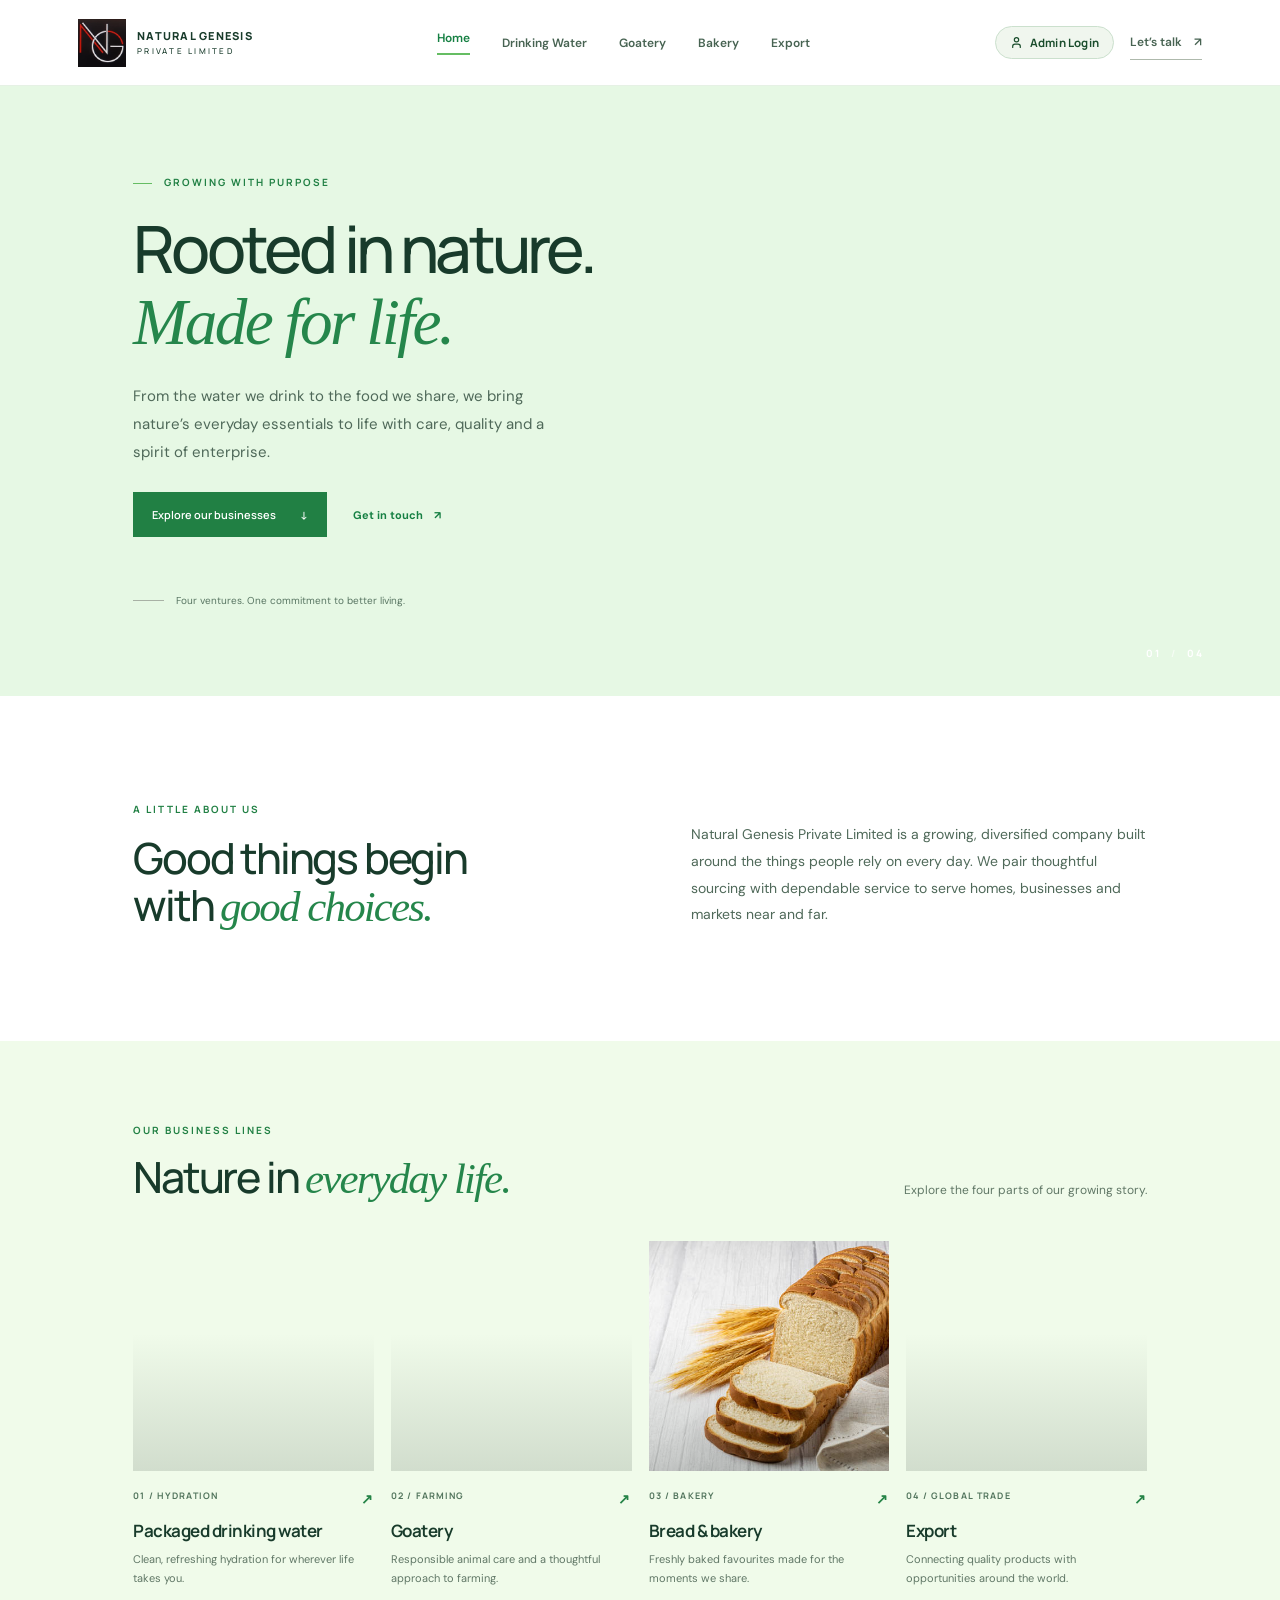
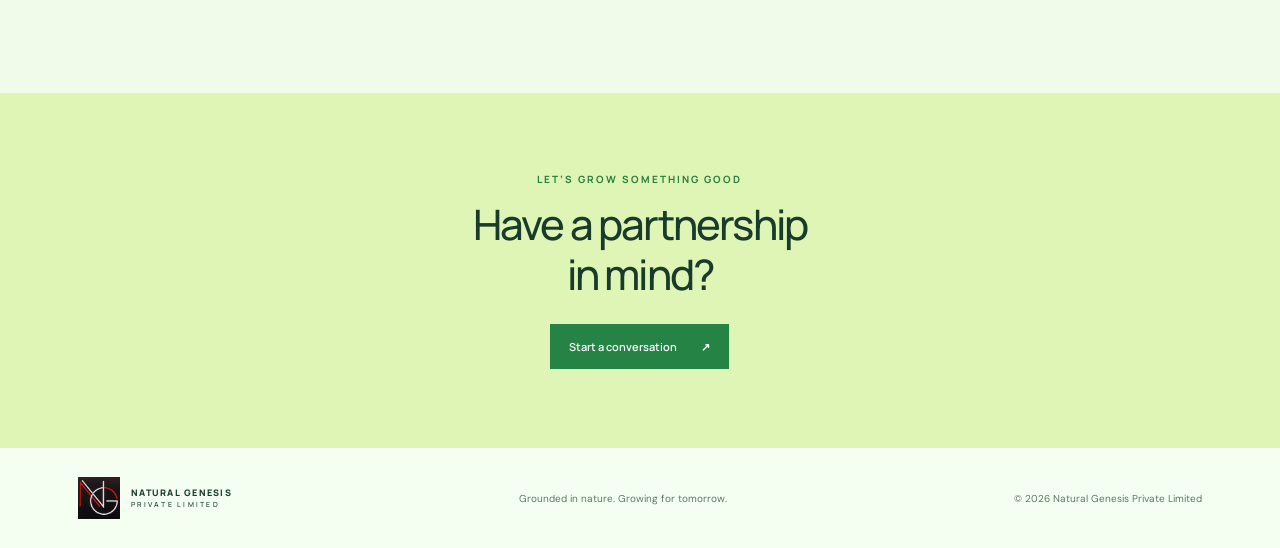
<file: index.html>
<!doctype html>
<html lang="en">
<head>
  <meta charset="utf-8"><meta name="viewport" content="width=device-width, initial-scale=1">
  <meta name="description" content="Natural Genesis Private Limited — pure water, responsible goat farming, fresh bakery and global trade.">
  <title>Natural Genesis Private Limited | Rooted in Nature</title>
  <link rel="preconnect" href="https://fonts.googleapis.com"><link rel="preconnect" href="https://fonts.gstatic.com" crossorigin>
  <link href="https://fonts.googleapis.com/css2?family=DM+Sans:wght@400;500;600;700&family=Manrope:wght@400;500;600;700;800&display=swap" rel="stylesheet"><link rel="stylesheet" href="styles.css">
</head>
<body>
<header class="site-header"><a class="brand" href="index.html" aria-label="Natural Genesis home"><img class="brand-logo" src="natural-genesis-logo.jpeg" alt="Natural Genesis logo"><span class="brand-name">NATURAL GENESIS<small>PRIVATE LIMITED</small></span></a><button class="menu-toggle" aria-label="Open navigation" aria-expanded="false">☰</button><nav class="main-nav"><a class="active" href="index.html">Home</a><a href="water.html">Drinking Water</a><a href="goatery.html">Goatery</a><a href="bakery.html">Bakery</a><a href="export.html">Export</a><a href="admin.html" class="nav-admin-link">Admin Portal</a></nav><div class="header-actions"><button type="button" class="header-admin-btn" id="openAdminModalBtn" aria-label="Admin Login"><svg width="13" height="13" viewBox="0 0 24 24" fill="none" stroke="currentColor" stroke-width="2.2" stroke-linecap="round" stroke-linejoin="round"><path d="M19 21v-2a4 4 0 0 0-4-4H9a4 4 0 0 0-4 4v2"></path><circle cx="12" cy="7" r="4"></circle></svg><span>Admin Login</span></button><a class="header-cta" href="mailto:hello@naturalgenesis.in">Let’s talk <span>↗</span></a></div></header>
<main>
<section class="hero home-hero"><div class="hero-photo photo-nature"></div><div class="hero-content"><p class="eyebrow"><span></span> GROWING WITH PURPOSE</p><h1>Rooted in nature.<br><em>Made for life.</em></h1><p class="hero-copy">From the water we drink to the food we share, we bring nature’s everyday essentials to life with care, quality and a spirit of enterprise.</p><div class="hero-actions"><a class="button button-dark" href="#businesses">Explore our businesses <span>↓</span></a><a class="text-link" href="mailto:hello@naturalgenesis.in">Get in touch <span>↗</span></a></div><div class="hero-note"><span class="note-line"></span><span>Four ventures. One commitment to better living.</span></div></div><div class="hero-index">01 <span>/</span> 04</div></section>
<section class="intro section-wrap"><div><p class="eyebrow">A LITTLE ABOUT US</p><h2>Good things begin<br>with <em>good choices.</em></h2></div><p class="intro-copy">Natural Genesis Private Limited is a growing, diversified company built around the things people rely on every day. We pair thoughtful sourcing with dependable service to serve homes, businesses and markets near and far.</p></section>
<section class="business-section section-wrap" id="businesses"><div class="section-heading"><div><p class="eyebrow">OUR BUSINESS LINES</p><h2>Nature in <em>everyday life.</em></h2></div><p>Explore the four parts of our growing story.</p></div><div class="business-grid">
<a class="business-card water-card" href="water.html"><div class="card-image image-water"></div><div class="card-meta"><span>01 / HYDRATION</span><span>↗</span></div><h3>Packaged drinking water</h3><p>Clean, refreshing hydration for wherever life takes you.</p></a>
<a class="business-card goat-card" href="goatery.html"><div class="card-image image-goat"></div><div class="card-meta"><span>02 / FARMING</span><span>↗</span></div><h3>Goatery</h3><p>Responsible animal care and a thoughtful approach to farming.</p></a>
<a class="business-card bakery-card" href="bakery.html"><div class="card-image image-bread"></div><div class="card-meta"><span>03 / BAKERY</span><span>↗</span></div><h3>Bread &amp; bakery</h3><p>Freshly baked favourites made for the moments we share.</p></a>
<a class="business-card export-card" href="export.html"><div class="card-image image-export"></div><div class="card-meta"><span>04 / GLOBAL TRADE</span><span>↗</span></div><h3>Export</h3><p>Connecting quality products with opportunities around the world.</p></a>
</div></section>
<section class="closing-banner"><div class="closing-inner"><p class="eyebrow">LET’S GROW SOMETHING GOOD</p><h2>Have a partnership<br>in mind?</h2><a class="button button-light" href="mailto:hello@naturalgenesis.in">Start a conversation <span>↗</span></a></div></section>
</main><footer class="site-footer"><a class="brand brand-footer" href="index.html"><img class="brand-logo" src="natural-genesis-logo.jpeg" alt="Natural Genesis logo"><span class="brand-name">NATURAL GENESIS<small>PRIVATE LIMITED</small></span></a><p>Grounded in nature. Growing for tomorrow.</p><span>© 2026 Natural Genesis Private Limited</span></footer>

<!-- Admin Login Modal -->
<div class="auth-modal-overlay" id="authModalOverlay" aria-hidden="true" role="dialog" aria-modal="true" aria-labelledby="authModalTitle">
  <div class="auth-modal-card">
    <button type="button" class="auth-modal-close" id="closeAuthModalBtn" aria-label="Close dialog">&times;</button>
    <div class="auth-modal-header">
      <div class="auth-brand-badge">
        <img src="natural-genesis-logo.jpeg" alt="Natural Genesis Logo" class="auth-logo-img">
      </div>
      <h2 id="authModalTitle">Admin Portal</h2>
      <p>Authorized access for Natural Genesis management</p>
    </div>
    
    <div id="authAlert" class="auth-alert" style="display:none;" role="alert"></div>

    <form id="adminLoginForm" class="auth-form" novalidate>
      <div class="form-group">
        <label for="adminEmail">Username / Email</label>
        <div class="input-wrap">
          <svg class="input-icon" width="16" height="16" viewBox="0 0 24 24" fill="none" stroke="currentColor" stroke-width="2" stroke-linecap="round" stroke-linejoin="round"><path d="M4 4h16c1.1 0 2 .9 2 2v12c0 1.1-.9 2-2 2H4c-1.1 0-2-.9-2-2V6c0-1.1.9-2 2-2z"></path><polyline points="22,6 12,13 2,6"></polyline></svg>
          <input type="email" id="adminEmail" name="email" value="subhadipsarkars@gmail.com" required autocomplete="username">
        </div>
      </div>

      <div class="form-group">
        <label for="adminPassword">Password</label>
        <div class="input-wrap">
          <svg class="input-icon" width="16" height="16" viewBox="0 0 24 24" fill="none" stroke="currentColor" stroke-width="2" stroke-linecap="round" stroke-linejoin="round"><rect x="3" y="11" width="18" height="11" rx="2" ry="2"></rect><path d="M7 11V7a5 5 0 0 1 10 0v4"></path></svg>
          <input type="password" id="adminPassword" name="password" placeholder="Enter password" required autocomplete="current-password">
          <button type="button" class="pwd-toggle-btn" id="togglePwdBtn" aria-label="Show password">
            <svg width="16" height="16" viewBox="0 0 24 24" fill="none" stroke="currentColor" stroke-width="2"><path d="M1 12s4-8 11-8 11 8 11 8-4 8-11 8-11-8-11-8z"></path><circle cx="12" cy="12" r="3"></circle></svg>
          </button>
        </div>
      </div>

      <div class="form-aux">
        <label class="remember-label">
          <input type="checkbox" id="rememberAdmin" checked>
          <span>Keep me signed in</span>
        </label>
        <span class="auth-hint">Natural Genesis Internal</span>
      </div>

      <button type="submit" class="auth-submit-btn" id="adminSubmitBtn">
        <span>Sign In to Dashboard</span>
        <svg width="15" height="15" viewBox="0 0 24 24" fill="none" stroke="currentColor" stroke-width="2.5"><polyline points="9 18 15 12 9 6"></polyline></svg>
      </button>

      <div class="auth-cred-tip">
        <span>🔒</span>
        <span>Credentials: <strong>subhadipsarkars@gmail.com</strong> / <strong>Aviraj2023@</strong></span>
      </div>
    </form>
  </div>
</div>
<script src="script.js"></script>
</body></html>
</file>
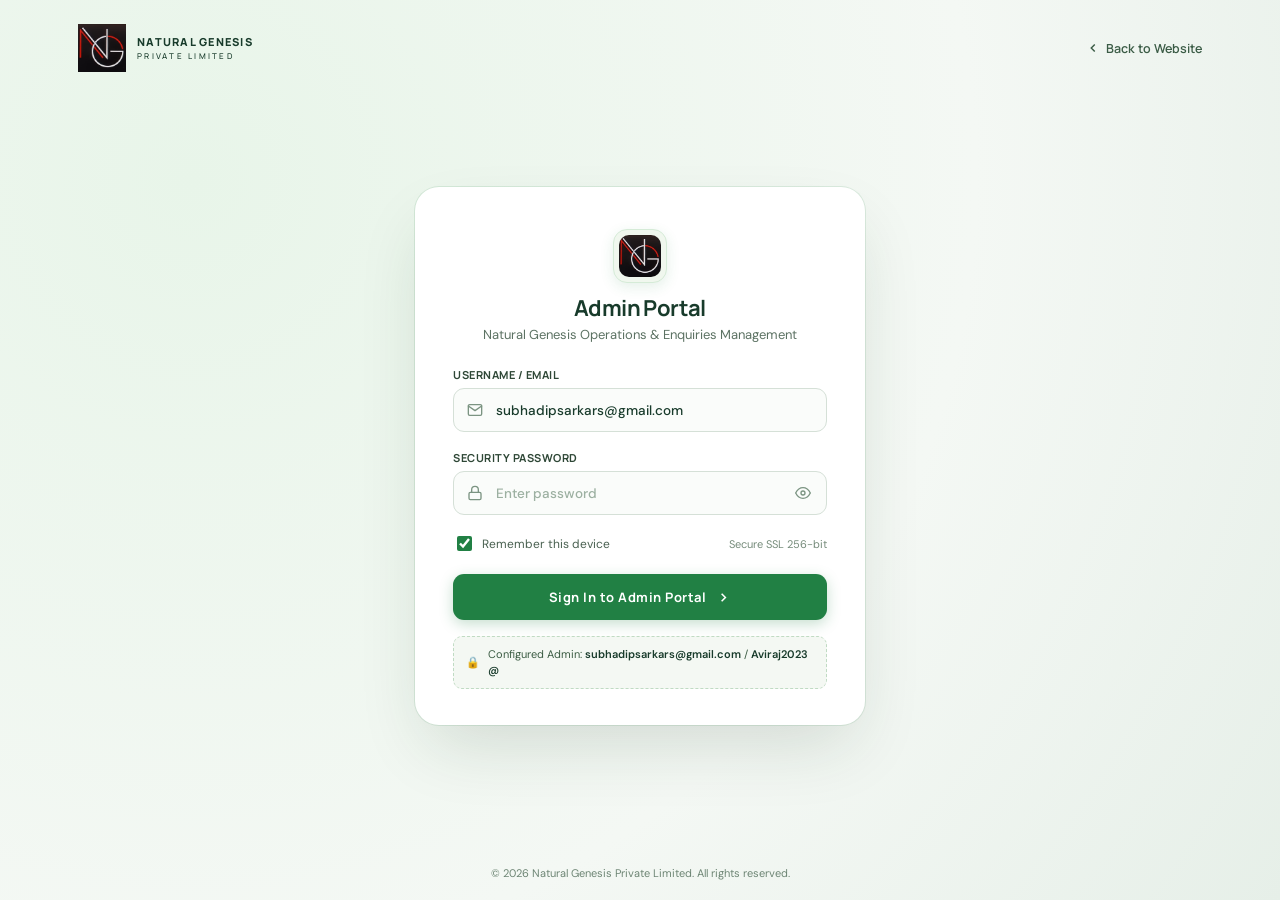
<file: admin.html>
<!doctype html>
<html lang="en">
<head>
  <meta charset="utf-8">
  <meta name="viewport" content="width=device-width, initial-scale=1">
  <meta name="description" content="Natural Genesis Private Limited — Executive Management Dashboard">
  <title>Executive Admin Dashboard | Natural Genesis</title>
  <link rel="preconnect" href="https://fonts.googleapis.com">
  <link rel="preconnect" href="https://fonts.gstatic.com" crossorigin>
  <link href="https://fonts.googleapis.com/css2?family=DM+Sans:wght@400;500;600;700&family=Manrope:wght@400;500;600;700;800&display=swap" rel="stylesheet">
  <link rel="stylesheet" href="styles.css">
  <link rel="stylesheet" href="admin.css">
  <script>
    // Authentication Guard
    (function() {
      const user = sessionStorage.getItem('ng_admin_user') || localStorage.getItem('ng_admin_user');
      if (!user) {
        window.location.replace('login.html');
      }
    })();
  </script>
</head>
<body class="admin-body">

  <!-- Admin Top Navigation Bar -->
  <header class="admin-navbar">
    <div class="admin-navbar-inner">
      <div class="admin-brand-group">
        <a class="brand" href="index.html" title="Natural Genesis Home">
          <img class="brand-logo" src="natural-genesis-logo.jpeg" alt="Natural Genesis logo">
          <span class="brand-name">NATURAL GENESIS<small>PRIVATE LIMITED</small></span>
        </a>
        <span class="admin-brand-badge">Admin Console</span>
      </div>

      <div class="admin-nav-actions">
        <a href="index.html" class="nav-link-btn" title="View live public site">
          <span>Public Website</span>
          <svg width="12" height="12" viewBox="0 0 24 24" fill="none" stroke="currentColor" stroke-width="2.5"><line x1="7" y1="17" x2="17" y2="7"></line><polyline points="7 7 17 7 17 17"></polyline></svg>
        </a>

        <div class="admin-user-pill" title="Authenticated Administrator">
          <div class="user-avatar" id="userAvatar">SS</div>
          <div class="user-info">
            <span class="user-email" id="displayAdminEmail">subhadipsarkars@gmail.com</span>
            <span class="user-role"><span class="online-dot"></span> Master Administrator</span>
          </div>
        </div>

        <button type="button" class="logout-btn" id="logoutBtn" title="Sign out of admin session">
          <svg width="14" height="14" viewBox="0 0 24 24" fill="none" stroke="currentColor" stroke-width="2"><path d="M9 21H5a2 2 0 0 1-2-2V5a2 2 0 0 1 2-2h4"></path><polyline points="16 17 21 12 16 7"></polyline><line x1="21" y1="12" x2="9" y2="12"></line></svg>
          <span>Sign Out</span>
        </button>
      </div>
    </div>
  </header>

  <!-- Main Container -->
  <main class="admin-container">
    
    <!-- Page Header & Action Bar -->
    <div class="dashboard-header">
      <div class="dashboard-title-group">
        <h1>Executive Operations Overview</h1>
        <p>Real-time enterprise metrics, production logs &amp; incoming commercial leads.</p>
      </div>
      <div class="dashboard-actions">
        <button type="button" class="action-btn action-btn-secondary" id="exportCsvBtn">
          <svg width="15" height="15" viewBox="0 0 24 24" fill="none" stroke="currentColor" stroke-width="2"><path d="M21 15v4a2 2 0 0 1-2 2H5a2 2 0 0 1-2-2v-4"></path><polyline points="7 10 12 15 17 10"></polyline><line x1="12" y1="15" x2="12" y2="3"></line></svg>
          <span>Export Enquiries CSV</span>
        </button>
        <button type="button" class="action-btn action-btn-primary" id="refreshDataBtn">
          <svg width="15" height="15" viewBox="0 0 24 24" fill="none" stroke="currentColor" stroke-width="2"><polyline points="23 4 23 10 17 10"></polyline><polyline points="1 20 1 14 7 14"></polyline><path d="M3.51 9a9 9 0 0 1 14.85-3.36L23 10M1 14l4.64 4.36A9 9 0 0 0 20.49 15"></path></svg>
          <span>Refresh Data</span>
        </button>
      </div>
    </div>

    <!-- KPI Metric Cards Grid -->
    <section class="kpi-grid">
      <div class="kpi-card kpi-water">
        <div class="kpi-header">
          <span class="kpi-label">Packaged Drinking Water</span>
          <div class="kpi-icon-wrap">
            <svg width="18" height="18" viewBox="0 0 24 24" fill="none" stroke="currentColor" stroke-width="2"><path d="M12 2.69l5.66 5.66a8 8 0 1 1-11.31 0z"></path></svg>
          </div>
        </div>
        <div class="kpi-value">18,500 L</div>
        <div class="kpi-subtext">
          <span class="badge-trend-up">+14.2%</span>
          <span>Daily volume · TDS 42 ppm</span>
        </div>
      </div>

      <div class="kpi-card kpi-goat">
        <div class="kpi-header">
          <span class="kpi-label">Goatery Division</span>
          <div class="kpi-icon-wrap">
            <svg width="18" height="18" viewBox="0 0 24 24" fill="none" stroke="currentColor" stroke-width="2"><path d="M11 20A7 7 0 0 1 9.8 6.1C15.5 5 17 4.48 19 2c1 2 2 4.18 2 8 0 5.5-4.78 10-10 10Z"></path><path d="M2 21c0-3 1.85-5.36 5.08-6C9.5 14.52 12 13 13 12"></path></svg>
          </div>
        </div>
        <div class="kpi-value">450 Head</div>
        <div class="kpi-subtext">
          <span class="badge-trend-up">100% OK</span>
          <span>Certified herd · 2 breeding sheds</span>
        </div>
      </div>

      <div class="kpi-card kpi-bakery">
        <div class="kpi-header">
          <span class="kpi-label">Artisan Bakery</span>
          <div class="kpi-icon-wrap">
            <svg width="18" height="18" viewBox="0 0 24 24" fill="none" stroke="currentColor" stroke-width="2"><path d="M6 13.87A4 4 0 0 1 7.41 6a5.11 5.11 0 0 1 1.05-1.54 5 5 0 0 1 7.08 0A5.11 5.11 0 0 1 16.59 6 4 4 0 0 1 18 13.87V21H6Z"></path><line x1="6" y1="17" x2="18" y2="17"></line></svg>
          </div>
        </div>
        <div class="kpi-value">3,420 Loaves</div>
        <div class="kpi-subtext">
          <span class="badge-trend-up">98.4%</span>
          <span>Fulfillment rate · Daily ovens</span>
        </div>
      </div>

      <div class="kpi-card kpi-export">
        <div class="kpi-header">
          <span class="kpi-label">Global Trade &amp; Export</span>
          <div class="kpi-icon-wrap">
            <svg width="18" height="18" viewBox="0 0 24 24" fill="none" stroke="currentColor" stroke-width="2"><circle cx="12" cy="12" r="10"></circle><line x1="2" y1="12" x2="22" y2="12"></line><path d="M12 2a15.3 15.3 0 0 1 4 10 15.3 15.3 0 0 1-4 10 15.3 15.3 0 0 1-4-10 15.3 15.3 0 0 1 4-10z"></path></svg>
          </div>
        </div>
        <div class="kpi-value">6 Shipments</div>
        <div class="kpi-subtext">
          <span class="badge-trend-up">$184k USD</span>
          <span>Active routes (UAE, SG, UK)</span>
        </div>
      </div>
    </section>

    <!-- Navigation Tabs -->
    <div class="admin-tabs-nav">
      <button type="button" class="tab-btn active" data-tab="tab-enquiries">
        <svg width="16" height="16" viewBox="0 0 24 24" fill="none" stroke="currentColor" stroke-width="2"><path d="M4 4h16c1.1 0 2 .9 2 2v12c0 1.1-.9 2-2 2H4c-1.1 0-2-.9-2-2V6c0-1.1.9-2 2-2z"></path><polyline points="22,6 12,13 2,6"></polyline></svg>
        <span>Commercial Enquiries</span>
        <span class="tab-count" id="enquiryCount">6</span>
      </button>
      <button type="button" class="tab-btn" data-tab="tab-operations">
        <svg width="16" height="16" viewBox="0 0 24 24" fill="none" stroke="currentColor" stroke-width="2"><rect x="2" y="7" width="20" height="14" rx="2" ry="2"></rect><path d="M16 21V5a2 2 0 0 0-2-2h-4a2 2 0 0 0-2 2v16"></path></svg>
        <span>Division Operations</span>
      </button>
      <button type="button" class="tab-btn" data-tab="tab-security">
        <svg width="16" height="16" viewBox="0 0 24 24" fill="none" stroke="currentColor" stroke-width="2"><rect x="3" y="11" width="18" height="11" rx="2" ry="2"></rect><path d="M7 11V7a5 5 0 0 1 10 0v4"></path></svg>
        <span>Admin Credentials &amp; Security</span>
      </button>
    </div>

    <!-- Tab 1: Commercial Enquiries -->
    <div class="tab-pane active" id="tab-enquiries">
      <div class="content-card">
        
        <div class="table-filter-bar">
          <div class="filter-pills">
            <button type="button" class="filter-pill active" data-filter="all">All Divisions</button>
            <button type="button" class="filter-pill" data-filter="water">Water</button>
            <button type="button" class="filter-pill" data-filter="goat">Goatery</button>
            <button type="button" class="filter-pill" data-filter="bakery">Bakery</button>
            <button type="button" class="filter-pill" data-filter="export">Export</button>
          </div>

          <div class="table-search-box">
            <svg width="15" height="15" viewBox="0 0 24 24" fill="none" stroke="currentColor" stroke-width="2"><circle cx="11" cy="11" r="8"></circle><line x1="21" y1="21" x2="16.65" y2="16.65"></line></svg>
            <input type="text" id="tableSearchInput" placeholder="Search by partner or subject...">
          </div>
        </div>

        <div class="data-table-wrap">
          <table class="data-table" id="enquiriesTable">
            <thead>
              <tr>
                <th>Date</th>
                <th>Client / Partner</th>
                <th>Division</th>
                <th>Subject &amp; Details</th>
                <th>Status</th>
                <th>Action</th>
              </tr>
            </thead>
            <tbody id="enquiriesTableBody">
              <!-- Populated by JavaScript -->
            </tbody>
          </table>
        </div>

      </div>
    </div>

    <!-- Tab 2: Division Operations -->
    <div class="tab-pane" id="tab-operations">
      <div class="divisions-grid">
        
        <div class="division-card">
          <div class="division-card-header">
            <div class="div-title-group">
              <h3>Packaged Drinking Water Division</h3>
              <span>Purification Plant &amp; Bottling Line</span>
            </div>
            <span class="division-tag tag-water">Facility A</span>
          </div>
          <div class="div-metric-list">
            <div class="div-metric-item">
              <span>Daily Output Capacity</span>
              <strong>25,000 Litres (Operating at 74%)</strong>
            </div>
            <div class="div-metric-item">
              <span>Mineral &amp; TDS Testing</span>
              <strong style="color:#15803d;">Passed (Audit: 42 ppm)</strong>
            </div>
            <div class="div-metric-item">
              <span>Active Packaging SKUs</span>
              <strong>500ml, 1 Litre, 20L Bulk Dispenser</strong>
            </div>
            <div class="div-metric-item">
              <span>Distribution Routes</span>
              <strong>18 Regional Supermarket Networks</strong>
            </div>
          </div>
        </div>

        <div class="division-card">
          <div class="division-card-header">
            <div class="div-title-group">
              <h3>Goatery &amp; Farm Division</h3>
              <span>Sustainable Livestock &amp; Pasture Care</span>
            </div>
            <span class="division-tag tag-goat">Pasture Farm 1</span>
          </div>
          <div class="div-metric-list">
            <div class="div-metric-item">
              <span>Livestock Herd Count</span>
              <strong>450 Heads (Beetal, Boer &amp; Sirohi)</strong>
            </div>
            <div class="div-metric-item">
              <span>Veterinary Health Clearance</span>
              <strong style="color:#15803d;">100% Up to Date (Dr. K. Banerjee)</strong>
            </div>
            <div class="div-metric-item">
              <span>Organic Feed Reserves</span>
              <strong>28 Days Supply in Silo</strong>
            </div>
            <div class="div-metric-item">
              <span>Breeding &amp; Kid Care Shed</span>
              <strong>Temperature Controlled 22°C - 26°C</strong>
            </div>
          </div>
        </div>

        <div class="division-card">
          <div class="division-card-header">
            <div class="div-title-group">
              <h3>Artisan Bread &amp; Bakery Division</h3>
              <span>Fresh Daily Oven Operations</span>
            </div>
            <span class="division-tag tag-bakery">Central Bakery</span>
          </div>
          <div class="div-metric-list">
            <div class="div-metric-item">
              <span>Morning Shift Output</span>
              <strong>2,100 Sandwich Loaves &amp; Brown Bread</strong>
            </div>
            <div class="div-metric-item">
              <span>Evening Speciality Bake</span>
              <strong>1,320 Sourdough &amp; Brioche Buns</strong>
            </div>
            <div class="div-metric-item">
              <span>Flour &amp; Grain Inventory</span>
              <strong>High-Protein Wheat &amp; Multigrain Flours</strong>
            </div>
            <div class="div-metric-item">
              <span>Retail Dispatch Status</span>
              <strong style="color:#15803d;">All Morning Routes Dispatched</strong>
            </div>
          </div>
        </div>

        <div class="division-card">
          <div class="division-card-header">
            <div class="div-title-group">
              <h3>Global Trade &amp; Export Division</h3>
              <span>Freight, Customs &amp; International Port Dispatch</span>
            </div>
            <span class="division-tag tag-export">International</span>
          </div>
          <div class="div-metric-list">
            <div class="div-metric-item">
              <span>Port of Dispatch</span>
              <strong>Kolkata (Haldia Port) &amp; Nhava Sheva</strong>
            </div>
            <div class="div-metric-item">
              <span>Active Destination Ports</span>
              <strong>Jebel Ali (UAE), Singapore, Southampton (UK)</strong>
            </div>
            <div class="div-metric-item">
              <span>Customs Inspection Status</span>
              <strong style="color:#15803d;">All Phytosanitary Permits Verified</strong>
            </div>
            <div class="div-metric-item">
              <span>Next Consignment Departure</span>
              <strong>Friday 10:00 AM (Container #NG-77402)</strong>
            </div>
          </div>
        </div>

      </div>
    </div>

    <!-- Tab 3: Security & Credentials -->
    <div class="tab-pane" id="tab-security">
      <div class="content-card account-card">
        
        <div class="profile-row">
          <div class="big-avatar">SS</div>
          <div class="profile-meta">
            <h3>Subhadip Sarkar</h3>
            <p>Master Administrator &amp; System Owner</p>
          </div>
        </div>

        <div class="credential-info-box">
          <div class="cred-row">
            <span class="cred-label">Authorized Admin Email:</span>
            <span class="cred-val">subhadipsarkars@gmail.com</span>
          </div>
          <div class="cred-row">
            <span class="cred-label">Configured Master Password:</span>
            <span class="cred-val">Aviraj2023@</span>
          </div>
          <div class="cred-row">
            <span class="cred-label">Role Privilege:</span>
            <span style="color:#15803d; font-weight:700;">Super Administrator (Full CRUD)</span>
          </div>
          <div class="cred-row">
            <span class="cred-label">Session Storage:</span>
            <span id="sessionStorageState">Active Session</span>
          </div>
          <div class="cred-row">
            <span class="cred-label">Last Authentication:</span>
            <span id="lastLoginTime">Just now</span>
          </div>
        </div>

        <div style="display:flex; gap:12px; margin-top:20px;">
          <button type="button" class="action-btn action-btn-secondary" onclick="window.location.href='index.html'">
            Return to Public Website
          </button>
          <button type="button" class="action-btn" style="background:#fee2e2; color:#b91c1c; border:1px solid #fecaca;" onclick="window.NGAuth.logout()">
            Sign Out Session
          </button>
        </div>

      </div>
    </div>

  </main>

  <!-- Detail Inquiry Modal -->
  <div class="modal-overlay" id="inquiryDetailModal">
    <div class="modal-card">
      <button type="button" class="modal-close-btn" id="closeDetailModalBtn">&times;</button>
      <div style="margin-bottom:18px;">
        <span class="division-tag" id="modalDivTag">Division</span>
        <h2 id="modalSender" style="font:700 22px 'Manrope',sans-serif; margin:10px 0 4px; color:#162a1e;">Client Name</h2>
        <p id="modalEmail" style="font-size:13px; color:#566c5e; margin:0;">email@domain.com</p>
      </div>

      <div style="background:#f7faf7; border:1px solid #e2ebe3; border-radius:10px; padding:16px; margin-bottom:20px;">
        <h4 id="modalSubject" style="margin:0 0 8px; font:700 14px 'Manrope',sans-serif; color:#183b2b;">Subject</h4>
        <p id="modalMessage" style="margin:0; font-size:13px; color:#405347; line-height:1.6;">Message text...</p>
      </div>

      <div style="display:flex; justify-content:space-between; align-items:center;">
        <div>
          <label style="font:700 11px 'Manrope',sans-serif; color:#566c5e; text-transform:uppercase;">Status:</label>
          <select id="modalStatusSelect" style="padding:6px 10px; border-radius:6px; border:1px solid #d5e0d7; font-size:12px; margin-left:6px;">
            <option value="New">New</option>
            <option value="In Progress">In Progress</option>
            <option value="Resolved">Resolved</option>
          </select>
        </div>
        <button type="button" class="action-btn action-btn-primary" id="saveInquiryStatusBtn">
          Save Status
        </button>
      </div>
    </div>
  </div>

  <!-- Toast Element -->
  <div class="admin-toast" id="adminToast">
    <span id="toastMessage">Notification message</span>
  </div>

  <script src="script.js"></script>
  <script>
    // Inquiries Data Set
    const SAMPLE_INQUIRIES = [
      {
        id: 1,
        date: '2026-10-12',
        sender: 'Grand Horizon Resorts & Hotels',
        email: 'procurement@grandhorizonresorts.in',
        division: 'water',
        divisionLabel: 'Water',
        subject: 'Bulk Supply Contract for 1L Natural Genesis Bottled Water',
        message: 'Looking to partner for exclusive drinking water supply across 4 luxury resort properties in Eastern India. Estimated initial demand: 12,000 bottles/month. Requesting commercial rate card and distribution timeline.',
        status: 'New'
      },
      {
        id: 2,
        date: '2026-10-10',
        sender: 'Apex Grocers & Retail Network',
        email: 'sourabh.m@apexgrocers.com',
        division: 'bakery',
        divisionLabel: 'Bakery',
        subject: 'Daily Fresh Loaf Supply for 32 Retail Outlets',
        message: 'We are expanding our premium morning bakery racks and are impressed by Natural Genesis artisan whole-wheat and white loaves. Requesting daily morning delivery schedule and wholesale margins.',
        status: 'In Progress'
      },
      {
        id: 3,
        date: '2026-10-09',
        sender: 'Al-Madina Agro Trading LLC (Dubai, UAE)',
        email: 'tariq.rahman@almadinaagro.ae',
        division: 'export',
        divisionLabel: 'Export',
        subject: 'Inquiry: 20ft Container Agricultural & Food Consignment',
        message: 'Requesting CIF Jebel Ali quotation for packaged natural consumables. We require ISO/HACCP certifications and phytosanitary documentation for Middle East clearance.',
        status: 'New'
      },
      {
        id: 4,
        date: '2026-10-08',
        sender: 'Greenfield Dairy & Livestock Breeding',
        email: 'contact@greenfieldfarms.org',
        division: 'goat',
        divisionLabel: 'Goatery',
        subject: 'Procurement of High-Grade Sirohi & Boer Breeding Pairs',
        message: 'Interested in procuring 25 certified healthy breeding pairs from your goatery facility. Please provide veterinary records and vaccination logs.',
        status: 'Resolved'
      },
      {
        id: 5,
        date: '2026-10-06',
        sender: 'Eastern Railway Catering Vendor Syndicate',
        email: 'tenders@ercaterers.in',
        division: 'water',
        divisionLabel: 'Water',
        subject: 'Tender Enquiry for 500ml Bottled Drinking Water',
        message: 'Seeking bulk quotation for 50,000 units of sealed 500ml packaged drinking water for passenger kiosks with BIS compliance.',
        status: 'In Progress'
      },
      {
        id: 6,
        date: '2026-10-03',
        sender: 'Metro Gourmet Cafes',
        email: 'chef.arjun@metrogourmet.co',
        division: 'bakery',
        divisionLabel: 'Bakery',
        subject: 'Artisan Brioche Bun & Sourdough Custom Order',
        message: 'Need 400 brioche burger buns daily for our burger bistro branches. Would like to arrange product sampling this week.',
        status: 'Resolved'
      }
    ];

    let inquiries = [...SAMPLE_INQUIRIES];
    let currentFilter = 'all';
    let searchQuery = '';
    let selectedInquiry = null;

    // Toast helper
    function showToast(msg) {
      const toast = document.getElementById('adminToast');
      const toastMsg = document.getElementById('toastMessage');
      if (!toast || !toastMsg) return;
      toastMsg.textContent = msg;
      toast.classList.add('show');
      setTimeout(() => toast.classList.remove('show'), 3000);
    }

    // Render Table
    function renderTable() {
      const tbody = document.getElementById('enquiriesTableBody');
      if (!tbody) return;

      const filtered = inquiries.filter(item => {
        const matchesFilter = (currentFilter === 'all') || (item.division === currentFilter);
        const matchesSearch = item.sender.toLowerCase().includes(searchQuery.toLowerCase()) ||
                              item.subject.toLowerCase().includes(searchQuery.toLowerCase()) ||
                              item.email.toLowerCase().includes(searchQuery.toLowerCase());
        return matchesFilter && matchesSearch;
      });

      if (filtered.length === 0) {
        tbody.innerHTML = '<tr><td colspan="6" style="text-align:center; padding:32px; color:#607766;">No enquiries found matching your criteria.</td></tr>';
        return;
      }

      tbody.innerHTML = filtered.map(item => {
        let tagClass = 'tag-water';
        if (item.division === 'goat') tagClass = 'tag-goat';
        if (item.division === 'bakery') tagClass = 'tag-bakery';
        if (item.division === 'export') tagClass = 'tag-export';

        let statusClass = 'status-new';
        if (item.status === 'In Progress') statusClass = 'status-progress';
        if (item.status === 'Resolved') statusClass = 'status-resolved';

        return `
          <tr>
            <td style="white-space:nowrap; font-size:12px; color:#6c8273;">${item.date}</td>
            <td>
              <span class="sender-name">${item.sender}</span>
              <span class="sender-meta">${item.email}</span>
            </td>
            <td><span class="division-tag ${tagClass}">${item.divisionLabel}</span></td>
            <td>
              <div style="font-weight:600; color:#183b2b; margin-bottom:2px;">${item.subject}</div>
              <div style="font-size:11.5px; color:#5c7263; max-width:380px; overflow:hidden; text-overflow:ellipsis; white-space:nowrap;">${item.message}</div>
            </td>
            <td><span class="status-badge ${statusClass}">● ${item.status}</span></td>
            <td>
              <button type="button" class="table-action-btn" onclick="openInquiryModal(${item.id})">View Details</button>
            </td>
          </tr>
        `;
      }).join('');
    }

    // Modal Details
    window.openInquiryModal = function(id) {
      selectedInquiry = inquiries.find(i => i.id === id);
      if (!selectedInquiry) return;

      const modal = document.getElementById('inquiryDetailModal');
      document.getElementById('modalSender').textContent = selectedInquiry.sender;
      document.getElementById('modalEmail').textContent = selectedInquiry.email;
      document.getElementById('modalSubject').textContent = selectedInquiry.subject;
      document.getElementById('modalMessage').textContent = selectedInquiry.message;
      document.getElementById('modalDivTag').textContent = selectedInquiry.divisionLabel;
      document.getElementById('modalStatusSelect').value = selectedInquiry.status;

      let tagClass = 'tag-water';
      if (selectedInquiry.division === 'goat') tagClass = 'tag-goat';
      if (selectedInquiry.division === 'bakery') tagClass = 'tag-bakery';
      if (selectedInquiry.division === 'export') tagClass = 'tag-export';
      document.getElementById('modalDivTag').className = 'division-tag ' + tagClass;

      modal.classList.add('open');
    };

    function closeInquiryModal() {
      const modal = document.getElementById('inquiryDetailModal');
      if (modal) modal.classList.remove('open');
    }

    // Export CSV
    function exportToCsv() {
      const headers = ['ID,Date,Client,Email,Division,Subject,Status,Message'];
      const rows = inquiries.map(i => {
        const cleanMsg = `"${i.message.replace(/"/g, '""')}"`;
        const cleanSub = `"${i.subject.replace(/"/g, '""')}"`;
        return `${i.id},${i.date},"${i.sender}",${i.email},${i.divisionLabel},${cleanSub},${i.status},${cleanMsg}`;
      });
      const csvContent = 'data:text/csv;charset=utf-8,' + encodeURIComponent([headers, ...rows].join('\n'));
      const link = document.createElement('a');
      link.setAttribute('href', csvContent);
      link.setAttribute('download', `Natural_Genesis_Enquiries_${new Date().toISOString().slice(0,10)}.csv`);
      document.body.appendChild(link);
      link.click();
      document.body.removeChild(link);
      showToast('✓ Enquiries exported successfully as CSV.');
    }

    // Tab Switching
    document.querySelectorAll('.tab-btn').forEach(btn => {
      btn.addEventListener('click', () => {
        document.querySelectorAll('.tab-btn').forEach(b => b.classList.remove('active'));
        document.querySelectorAll('.tab-pane').forEach(p => p.classList.remove('active'));
        btn.classList.add('active');
        const target = document.getElementById(btn.dataset.tab);
        if (target) target.classList.add('active');
      });
    });

    // Filter pills
    document.querySelectorAll('.filter-pill').forEach(pill => {
      pill.addEventListener('click', () => {
        document.querySelectorAll('.filter-pill').forEach(p => p.classList.remove('active'));
        pill.classList.add('active');
        currentFilter = pill.dataset.filter;
        renderTable();
      });
    });

    // Search input
    const searchInput = document.getElementById('tableSearchInput');
    if (searchInput) {
      searchInput.addEventListener('input', (e) => {
        searchQuery = e.target.value;
        renderTable();
      });
    }

    // Modal listeners
    document.getElementById('closeDetailModalBtn')?.addEventListener('click', closeInquiryModal);
    document.getElementById('inquiryDetailModal')?.addEventListener('click', (e) => {
      if (e.target.id === 'inquiryDetailModal') closeInquiryModal();
    });

    document.getElementById('saveInquiryStatusBtn')?.addEventListener('click', () => {
      if (!selectedInquiry) return;
      const newStatus = document.getElementById('modalStatusSelect').value;
      selectedInquiry.status = newStatus;
      renderTable();
      closeInquiryModal();
      showToast(`Status updated to "${newStatus}"`);
    });

    // Export & Refresh buttons
    document.getElementById('exportCsvBtn')?.addEventListener('click', exportToCsv);
    document.getElementById('refreshDataBtn')?.addEventListener('click', () => {
      renderTable();
      showToast('Data refreshed successfully.');
    });

    // Logout
    document.getElementById('logoutBtn')?.addEventListener('click', () => {
      if (confirm('Are you sure you want to sign out of the Admin Portal?')) {
        window.NGAuth.logout();
      }
    });

    // Initial render
    document.addEventListener('DOMContentLoaded', () => {
      renderTable();
      const currentUser = window.NGAuth?.getLoggedInUser() || 'subhadipsarkars@gmail.com';
      document.getElementById('displayAdminEmail').textContent = currentUser;
      document.getElementById('lastLoginTime').textContent = new Date().toLocaleString();
    });
  </script>
</body>
</html>
</file>
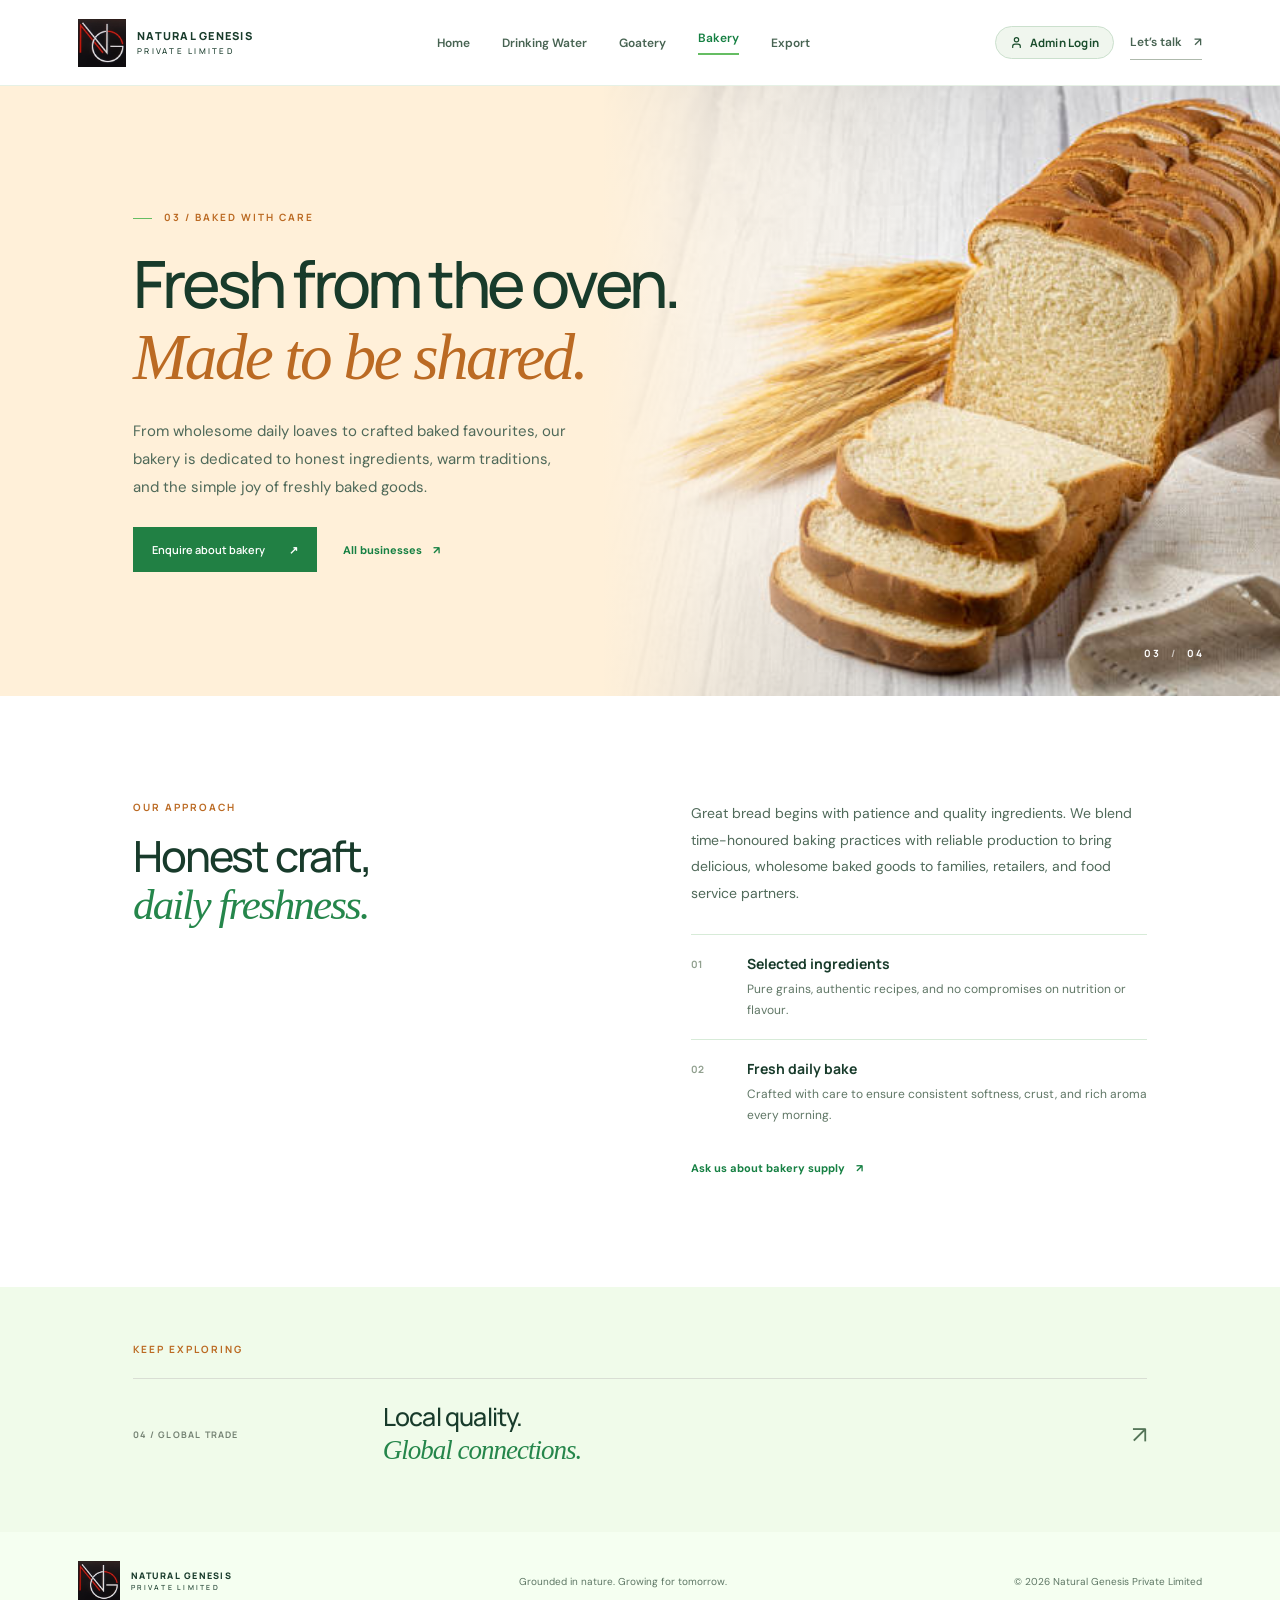
<file: bakery.html>
<!doctype html><html lang="en"><head><meta charset="utf-8"><meta name="viewport" content="width=device-width, initial-scale=1"><meta name="description" content="Fresh bread and bakery from Natural Genesis Private Limited."><title>Bread &amp; Bakery | Natural Genesis</title><link rel="preconnect" href="https://fonts.googleapis.com"><link rel="preconnect" href="https://fonts.gstatic.com" crossorigin><link href="https://fonts.googleapis.com/css2?family=DM+Sans:wght@400;500;600;700&family=Manrope:wght@400;500;600;700;800&display=swap" rel="stylesheet"><link rel="stylesheet" href="styles.css"></head><body class="bakery-page">
<header class="site-header"><a class="brand" href="index.html"><img class="brand-logo" src="natural-genesis-logo.jpeg" alt="Natural Genesis logo"><span class="brand-name">NATURAL GENESIS<small>PRIVATE LIMITED</small></span></a><button class="menu-toggle" aria-label="Open navigation" aria-expanded="false">☰</button><nav class="main-nav"><a href="index.html">Home</a><a href="water.html">Drinking Water</a><a href="goatery.html">Goatery</a><a class="active" href="bakery.html">Bakery</a><a href="export.html">Export</a><a href="admin.html" class="nav-admin-link">Admin Portal</a></nav><div class="header-actions"><button type="button" class="header-admin-btn" id="openAdminModalBtn" aria-label="Admin Login"><svg width="13" height="13" viewBox="0 0 24 24" fill="none" stroke="currentColor" stroke-width="2.2" stroke-linecap="round" stroke-linejoin="round"><path d="M19 21v-2a4 4 0 0 0-4-4H9a4 4 0 0 0-4 4v2"></path><circle cx="12" cy="7" r="4"></circle></svg><span>Admin Login</span></button><a class="header-cta" href="mailto:hello@naturalgenesis.in">Let’s talk <span>↗</span></a></div></header>
<main><section class="hero detail-hero"><div class="hero-photo photo-bread"></div><div class="hero-content"><p class="eyebrow"><span></span> 03 / BAKED WITH CARE</p><h1>Fresh from the oven.<br><em>Made to be shared.</em></h1><p class="hero-copy">From wholesome daily loaves to crafted baked favourites, our bakery is dedicated to honest ingredients, warm traditions, and the simple joy of freshly baked goods.</p><div class="hero-actions"><a class="button button-dark" href="mailto:hello@naturalgenesis.in">Enquire about bakery <span>↗</span></a><a class="text-link" href="index.html#businesses">All businesses <span>↗</span></a></div></div><div class="hero-index">03 <span>/</span> 04</div></section><section class="detail-content section-wrap"><div><p class="eyebrow">OUR APPROACH</p><h2>Honest craft,<br><em>daily freshness.</em></h2></div><div class="detail-copy"><p>Great bread begins with patience and quality ingredients. We blend time-honoured baking practices with reliable production to bring delicious, wholesome baked goods to families, retailers, and food service partners.</p><div class="value-row"><span>01</span><div><h3>Selected ingredients</h3><p>Pure grains, authentic recipes, and no compromises on nutrition or flavour.</p></div></div><div class="value-row"><span>02</span><div><h3>Fresh daily bake</h3><p>Crafted with care to ensure consistent softness, crust, and rich aroma every morning.</p></div></div><a class="text-link" href="mailto:hello@naturalgenesis.in">Ask us about bakery supply <span>↗</span></a></div></section><section class="next-business"><p class="eyebrow">KEEP EXPLORING</p><a href="export.html"><span>04 / GLOBAL TRADE</span><strong>Local quality.<br><em>Global connections.</em></strong><span class="next-arrow">↗</span></a></section></main><footer class="site-footer"><a class="brand brand-footer" href="index.html"><img class="brand-logo" src="natural-genesis-logo.jpeg" alt="Natural Genesis logo"><span class="brand-name">NATURAL GENESIS<small>PRIVATE LIMITED</small></span></a><p>Grounded in nature. Growing for tomorrow.</p><span>© 2026 Natural Genesis Private Limited</span></footer>
<!-- Admin Login Modal -->
<div class="auth-modal-overlay" id="authModalOverlay" aria-hidden="true" role="dialog" aria-modal="true" aria-labelledby="authModalTitle">
  <div class="auth-modal-card">
    <button type="button" class="auth-modal-close" id="closeAuthModalBtn" aria-label="Close dialog">&times;</button>
    <div class="auth-modal-header">
      <div class="auth-brand-badge">
        <img src="natural-genesis-logo.jpeg" alt="Natural Genesis Logo" class="auth-logo-img">
      </div>
      <h2 id="authModalTitle">Admin Portal</h2>
      <p>Authorized access for Natural Genesis management</p>
    </div>
    <div id="authAlert" class="auth-alert" style="display:none;" role="alert"></div>
    <form id="adminLoginForm" class="auth-form" novalidate>
      <div class="form-group">
        <label for="adminEmail">Username / Email</label>
        <div class="input-wrap">
          <svg class="input-icon" width="16" height="16" viewBox="0 0 24 24" fill="none" stroke="currentColor" stroke-width="2" stroke-linecap="round" stroke-linejoin="round"><path d="M4 4h16c1.1 0 2 .9 2 2v12c0 1.1-.9 2-2 2H4c-1.1 0-2-.9-2-2V6c0-1.1.9-2 2-2z"></path><polyline points="22,6 12,13 2,6"></polyline></svg>
          <input type="email" id="adminEmail" name="email" value="subhadipsarkars@gmail.com" required autocomplete="username">
        </div>
      </div>
      <div class="form-group">
        <label for="adminPassword">Password</label>
        <div class="input-wrap">
          <svg class="input-icon" width="16" height="16" viewBox="0 0 24 24" fill="none" stroke="currentColor" stroke-width="2" stroke-linecap="round" stroke-linejoin="round"><rect x="3" y="11" width="18" height="11" rx="2" ry="2"></rect><path d="M7 11V7a5 5 0 0 1 10 0v4"></path></svg>
          <input type="password" id="adminPassword" name="password" placeholder="Enter password" required autocomplete="current-password">
          <button type="button" class="pwd-toggle-btn" id="togglePwdBtn" aria-label="Show password">
            <svg width="16" height="16" viewBox="0 0 24 24" fill="none" stroke="currentColor" stroke-width="2"><path d="M1 12s4-8 11-8 11 8 11 8-4 8-11 8-11-8-11-8z"></path><circle cx="12" cy="12" r="3"></circle></svg>
          </button>
        </div>
      </div>
      <div class="form-aux">
        <label class="remember-label">
          <input type="checkbox" id="rememberAdmin" checked>
          <span>Keep me signed in</span>
        </label>
        <span class="auth-hint">Natural Genesis Internal</span>
      </div>
      <button type="submit" class="auth-submit-btn" id="adminSubmitBtn">
        <span>Sign In to Dashboard</span>
        <svg width="15" height="15" viewBox="0 0 24 24" fill="none" stroke="currentColor" stroke-width="2.5"><polyline points="9 18 15 12 9 6"></polyline></svg>
      </button>
      <div class="auth-cred-tip">
        <span>🔒</span>
        <span>Credentials: <strong>subhadipsarkars@gmail.com</strong> / <strong>Aviraj2023@</strong></span>
      </div>
    </form>
  </div>
</div>
<script src="script.js"></script></body></html>
</file>
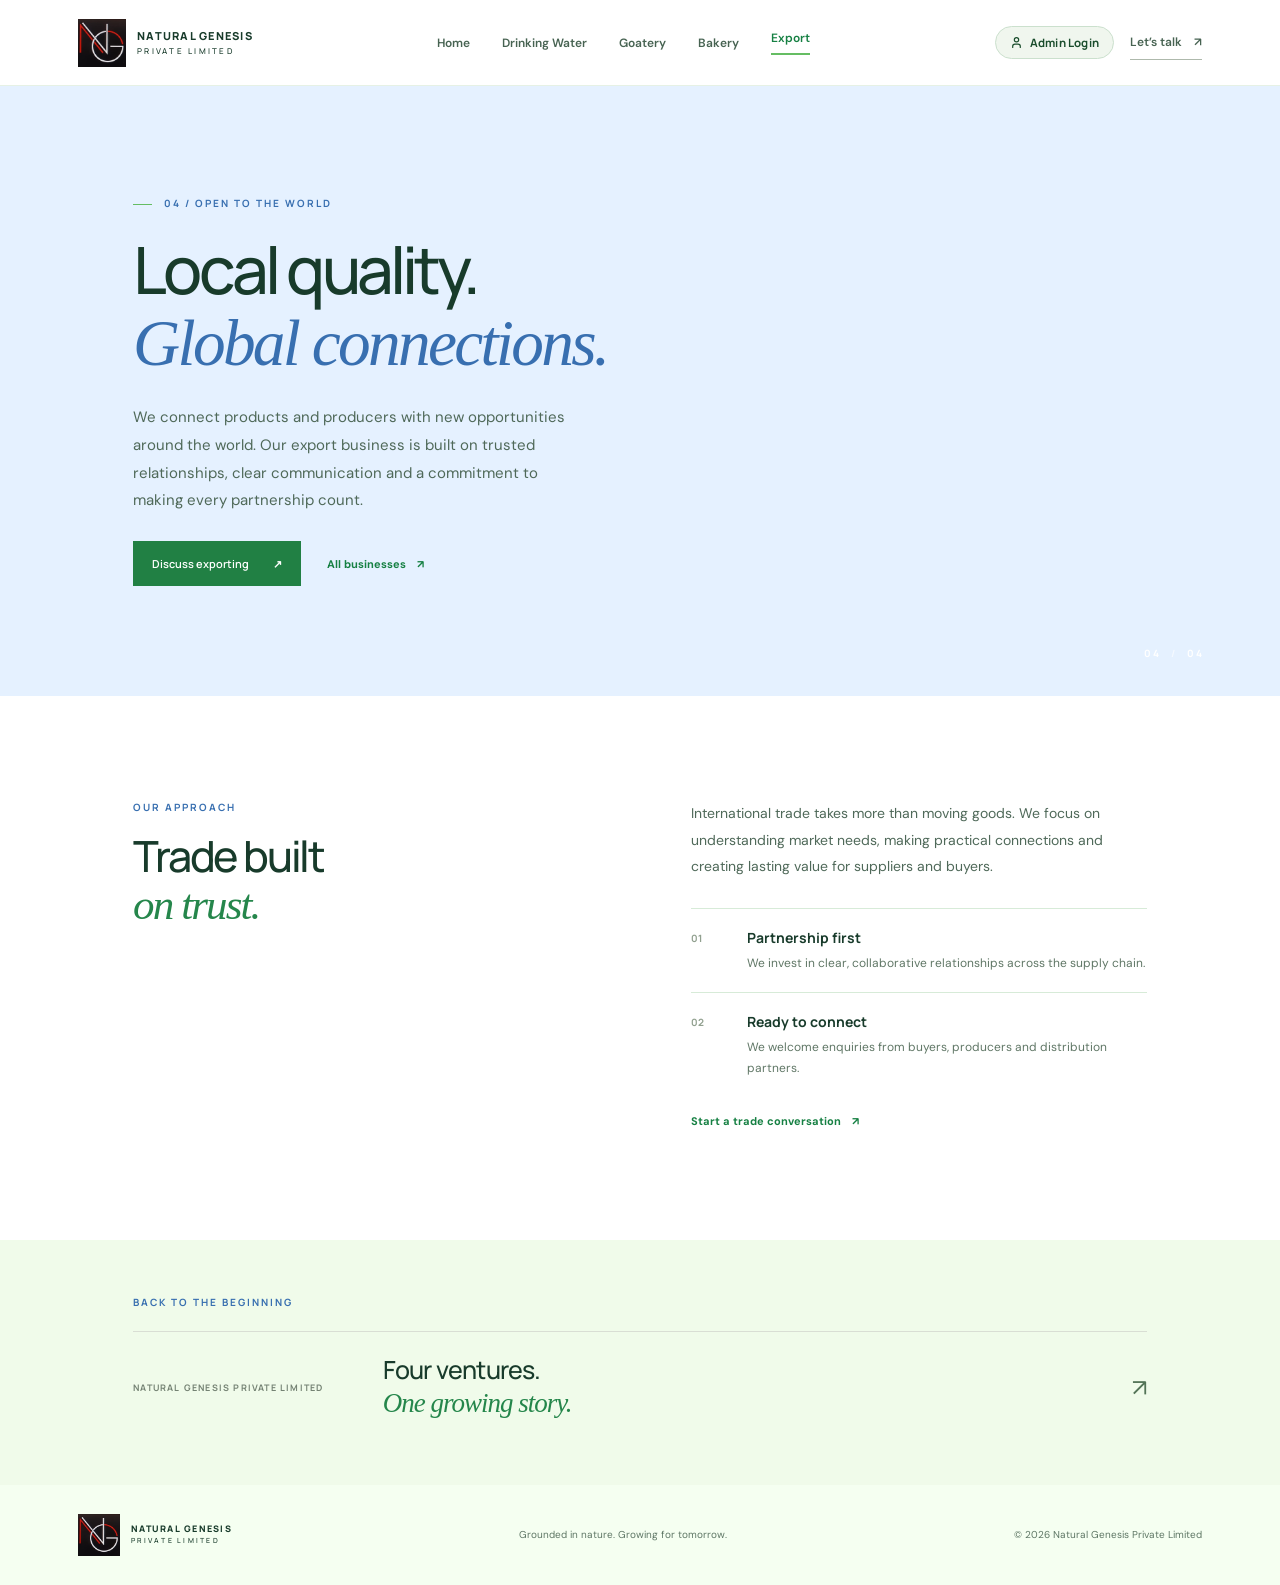
<file: export.html>
<!doctype html><html lang="en"><head><meta charset="utf-8"><meta name="viewport" content="width=device-width, initial-scale=1"><meta name="description" content="Exports and global trade from Natural Genesis Private Limited."><title>Export | Natural Genesis</title><link rel="preconnect" href="https://fonts.googleapis.com"><link rel="preconnect" href="https://fonts.gstatic.com" crossorigin><link href="https://fonts.googleapis.com/css2?family=DM+Sans:wght@400;500;600;700&family=Manrope:wght@400;500;600;700;800&display=swap" rel="stylesheet"><link rel="stylesheet" href="styles.css"></head><body class="export-page">
<header class="site-header"><a class="brand" href="index.html"><img class="brand-logo" src="natural-genesis-logo.jpeg" alt="Natural Genesis logo"><span class="brand-name">NATURAL GENESIS<small>PRIVATE LIMITED</small></span></a><button class="menu-toggle" aria-label="Open navigation" aria-expanded="false">☰</button><nav class="main-nav"><a href="index.html">Home</a><a href="water.html">Drinking Water</a><a href="goatery.html">Goatery</a><a href="bakery.html">Bakery</a><a class="active" href="export.html">Export</a><a href="admin.html" class="nav-admin-link">Admin Portal</a></nav><div class="header-actions"><button type="button" class="header-admin-btn" id="openAdminModalBtn" aria-label="Admin Login"><svg width="13" height="13" viewBox="0 0 24 24" fill="none" stroke="currentColor" stroke-width="2.2" stroke-linecap="round" stroke-linejoin="round"><path d="M19 21v-2a4 4 0 0 0-4-4H9a4 4 0 0 0-4 4v2"></path><circle cx="12" cy="7" r="4"></circle></svg><span>Admin Login</span></button><a class="header-cta" href="mailto:hello@naturalgenesis.in">Let’s talk <span>↗</span></a></div></header>
<main><section class="hero detail-hero"><div class="hero-photo photo-export"></div><div class="hero-content"><p class="eyebrow"><span></span> 04 / OPEN TO THE WORLD</p><h1>Local quality.<br><em>Global connections.</em></h1><p class="hero-copy">We connect products and producers with new opportunities around the world. Our export business is built on trusted relationships, clear communication and a commitment to making every partnership count.</p><div class="hero-actions"><a class="button button-dark" href="mailto:hello@naturalgenesis.in">Discuss exporting <span>↗</span></a><a class="text-link" href="index.html#businesses">All businesses <span>↗</span></a></div></div><div class="hero-index">04 <span>/</span> 04</div></section><section class="detail-content section-wrap"><div><p class="eyebrow">OUR APPROACH</p><h2>Trade built<br><em>on trust.</em></h2></div><div class="detail-copy"><p>International trade takes more than moving goods. We focus on understanding market needs, making practical connections and creating lasting value for suppliers and buyers.</p><div class="value-row"><span>01</span><div><h3>Partnership first</h3><p>We invest in clear, collaborative relationships across the supply chain.</p></div></div><div class="value-row"><span>02</span><div><h3>Ready to connect</h3><p>We welcome enquiries from buyers, producers and distribution partners.</p></div></div><a class="text-link" href="mailto:hello@naturalgenesis.in">Start a trade conversation <span>↗</span></a></div></section><section class="next-business"><p class="eyebrow">BACK TO THE BEGINNING</p><a href="index.html"><span>NATURAL GENESIS PRIVATE LIMITED</span><strong>Four ventures.<br><em>One growing story.</em></strong><span class="next-arrow">↗</span></a></section></main><footer class="site-footer"><a class="brand brand-footer" href="index.html"><img class="brand-logo" src="natural-genesis-logo.jpeg" alt="Natural Genesis logo"><span class="brand-name">NATURAL GENESIS<small>PRIVATE LIMITED</small></span></a><p>Grounded in nature. Growing for tomorrow.</p><span>© 2026 Natural Genesis Private Limited</span></footer>
<!-- Admin Login Modal -->
<div class="auth-modal-overlay" id="authModalOverlay" aria-hidden="true" role="dialog" aria-modal="true" aria-labelledby="authModalTitle">
  <div class="auth-modal-card">
    <button type="button" class="auth-modal-close" id="closeAuthModalBtn" aria-label="Close dialog">&times;</button>
    <div class="auth-modal-header">
      <div class="auth-brand-badge">
        <img src="natural-genesis-logo.jpeg" alt="Natural Genesis Logo" class="auth-logo-img">
      </div>
      <h2 id="authModalTitle">Admin Portal</h2>
      <p>Authorized access for Natural Genesis management</p>
    </div>
    <div id="authAlert" class="auth-alert" style="display:none;" role="alert"></div>
    <form id="adminLoginForm" class="auth-form" novalidate>
      <div class="form-group">
        <label for="adminEmail">Username / Email</label>
        <div class="input-wrap">
          <svg class="input-icon" width="16" height="16" viewBox="0 0 24 24" fill="none" stroke="currentColor" stroke-width="2" stroke-linecap="round" stroke-linejoin="round"><path d="M4 4h16c1.1 0 2 .9 2 2v12c0 1.1-.9 2-2 2H4c-1.1 0-2-.9-2-2V6c0-1.1.9-2 2-2z"></path><polyline points="22,6 12,13 2,6"></polyline></svg>
          <input type="email" id="adminEmail" name="email" value="subhadipsarkars@gmail.com" required autocomplete="username">
        </div>
      </div>
      <div class="form-group">
        <label for="adminPassword">Password</label>
        <div class="input-wrap">
          <svg class="input-icon" width="16" height="16" viewBox="0 0 24 24" fill="none" stroke="currentColor" stroke-width="2" stroke-linecap="round" stroke-linejoin="round"><rect x="3" y="11" width="18" height="11" rx="2" ry="2"></rect><path d="M7 11V7a5 5 0 0 1 10 0v4"></path></svg>
          <input type="password" id="adminPassword" name="password" placeholder="Enter password" required autocomplete="current-password">
          <button type="button" class="pwd-toggle-btn" id="togglePwdBtn" aria-label="Show password">
            <svg width="16" height="16" viewBox="0 0 24 24" fill="none" stroke="currentColor" stroke-width="2"><path d="M1 12s4-8 11-8 11 8 11 8-4 8-11 8-11-8-11-8z"></path><circle cx="12" cy="12" r="3"></circle></svg>
          </button>
        </div>
      </div>
      <div class="form-aux">
        <label class="remember-label">
          <input type="checkbox" id="rememberAdmin" checked>
          <span>Keep me signed in</span>
        </label>
        <span class="auth-hint">Natural Genesis Internal</span>
      </div>
      <button type="submit" class="auth-submit-btn" id="adminSubmitBtn">
        <span>Sign In to Dashboard</span>
        <svg width="15" height="15" viewBox="0 0 24 24" fill="none" stroke="currentColor" stroke-width="2.5"><polyline points="9 18 15 12 9 6"></polyline></svg>
      </button>
      <div class="auth-cred-tip">
        <span>🔒</span>
        <span>Credentials: <strong>subhadipsarkars@gmail.com</strong> / <strong>Aviraj2023@</strong></span>
      </div>
    </form>
  </div>
</div>
<script src="script.js"></script></body></html>
</file>
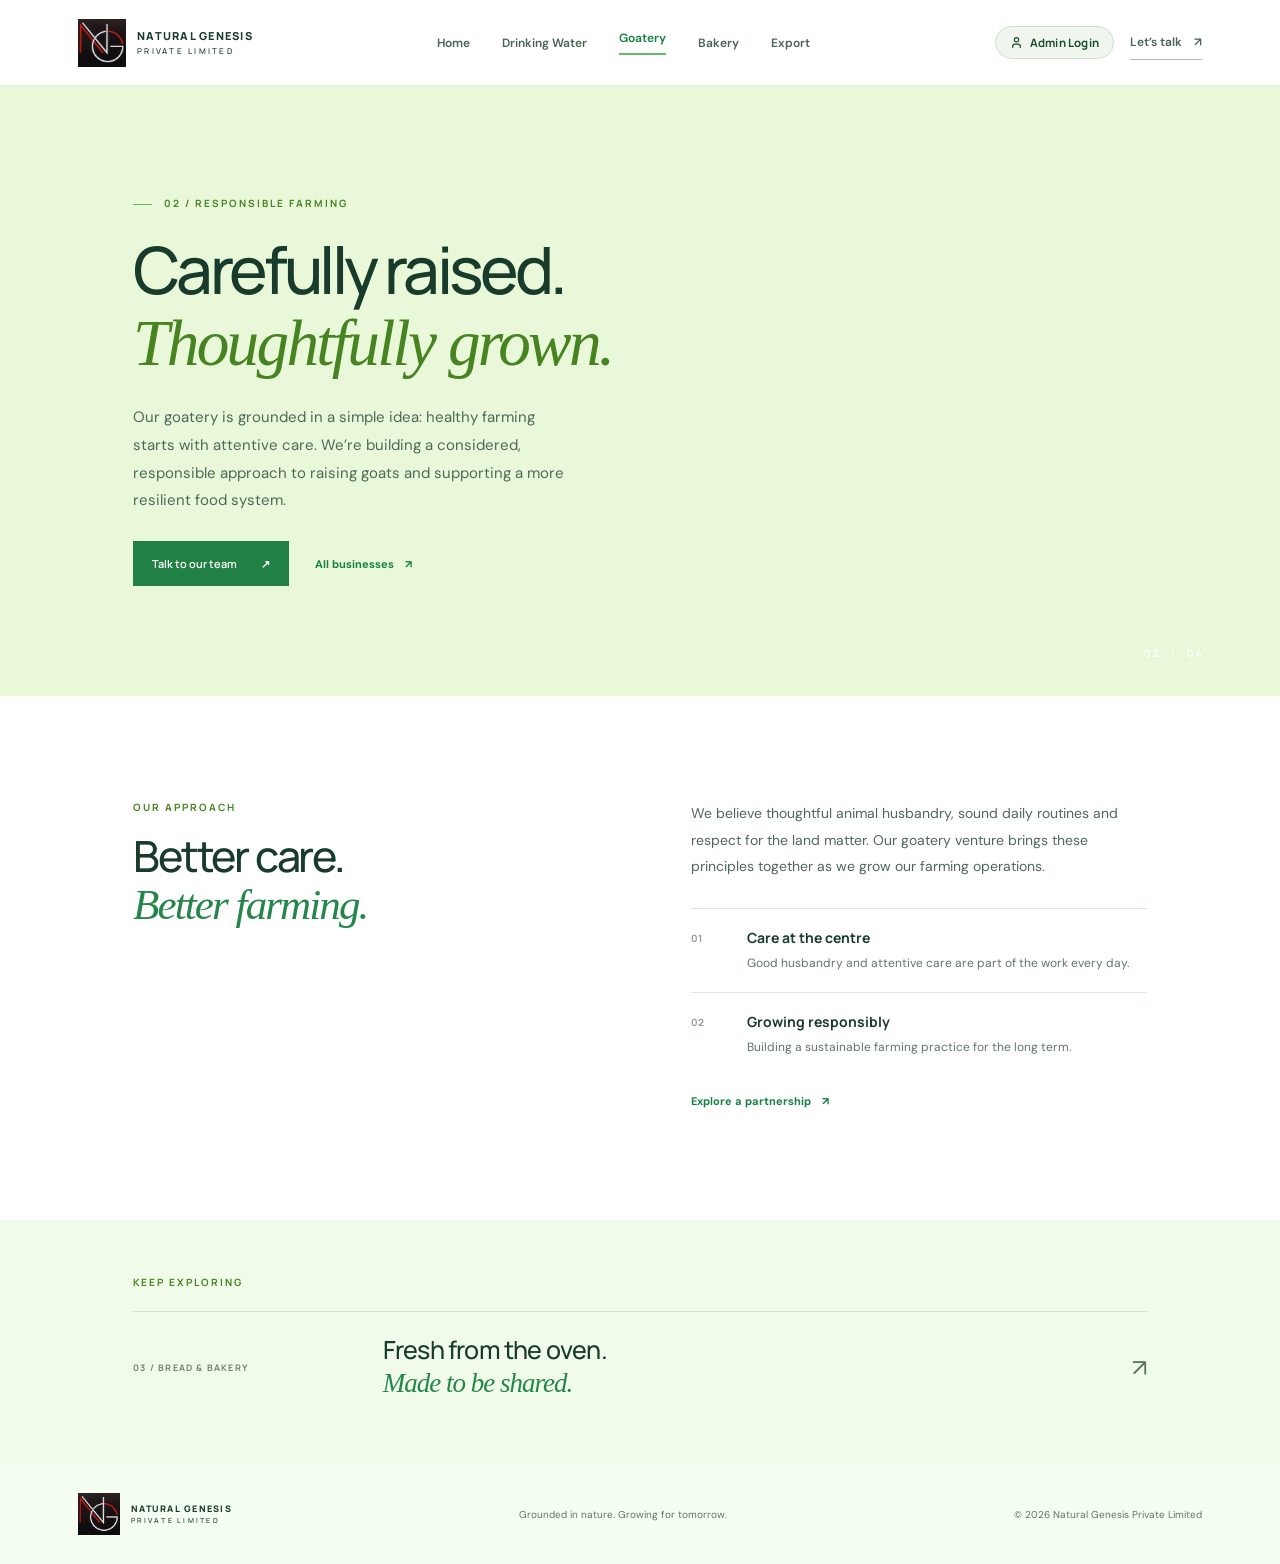
<file: goatery.html>
<!doctype html><html lang="en"><head><meta charset="utf-8"><meta name="viewport" content="width=device-width, initial-scale=1"><meta name="description" content="Responsible goat farming from Natural Genesis Private Limited."><title>Goatery | Natural Genesis</title><link rel="preconnect" href="https://fonts.googleapis.com"><link rel="preconnect" href="https://fonts.gstatic.com" crossorigin><link href="https://fonts.googleapis.com/css2?family=DM+Sans:wght@400;500;600;700&family=Manrope:wght@400;500;600;700;800&display=swap" rel="stylesheet"><link rel="stylesheet" href="styles.css"></head><body class="goat-page">
<header class="site-header"><a class="brand" href="index.html"><img class="brand-logo" src="natural-genesis-logo.jpeg" alt="Natural Genesis logo"><span class="brand-name">NATURAL GENESIS<small>PRIVATE LIMITED</small></span></a><button class="menu-toggle" aria-label="Open navigation" aria-expanded="false">☰</button><nav class="main-nav"><a href="index.html">Home</a><a href="water.html">Drinking Water</a><a class="active" href="goatery.html">Goatery</a><a href="bakery.html">Bakery</a><a href="export.html">Export</a><a href="admin.html" class="nav-admin-link">Admin Portal</a></nav><div class="header-actions"><button type="button" class="header-admin-btn" id="openAdminModalBtn" aria-label="Admin Login"><svg width="13" height="13" viewBox="0 0 24 24" fill="none" stroke="currentColor" stroke-width="2.2" stroke-linecap="round" stroke-linejoin="round"><path d="M19 21v-2a4 4 0 0 0-4-4H9a4 4 0 0 0-4 4v2"></path><circle cx="12" cy="7" r="4"></circle></svg><span>Admin Login</span></button><a class="header-cta" href="mailto:hello@naturalgenesis.in">Let’s talk <span>↗</span></a></div></header>
<main><section class="hero detail-hero"><div class="hero-photo photo-goat"></div><div class="hero-content"><p class="eyebrow"><span></span> 02 / RESPONSIBLE FARMING</p><h1>Carefully raised.<br><em>Thoughtfully grown.</em></h1><p class="hero-copy">Our goatery is grounded in a simple idea: healthy farming starts with attentive care. We’re building a considered, responsible approach to raising goats and supporting a more resilient food system.</p><div class="hero-actions"><a class="button button-dark" href="mailto:hello@naturalgenesis.in">Talk to our team <span>↗</span></a><a class="text-link" href="index.html#businesses">All businesses <span>↗</span></a></div></div><div class="hero-index">02 <span>/</span> 04</div></section><section class="detail-content section-wrap"><div><p class="eyebrow">OUR APPROACH</p><h2>Better care.<br><em>Better farming.</em></h2></div><div class="detail-copy"><p>We believe thoughtful animal husbandry, sound daily routines and respect for the land matter. Our goatery venture brings these principles together as we grow our farming operations.</p><div class="value-row"><span>01</span><div><h3>Care at the centre</h3><p>Good husbandry and attentive care are part of the work every day.</p></div></div><div class="value-row"><span>02</span><div><h3>Growing responsibly</h3><p>Building a sustainable farming practice for the long term.</p></div></div><a class="text-link" href="mailto:hello@naturalgenesis.in">Explore a partnership <span>↗</span></a></div></section><section class="next-business"><p class="eyebrow">KEEP EXPLORING</p><a href="bakery.html"><span>03 / BREAD &amp; BAKERY</span><strong>Fresh from the oven.<br><em>Made to be shared.</em></strong><span class="next-arrow">↗</span></a></section></main><footer class="site-footer"><a class="brand brand-footer" href="index.html"><img class="brand-logo" src="natural-genesis-logo.jpeg" alt="Natural Genesis logo"><span class="brand-name">NATURAL GENESIS<small>PRIVATE LIMITED</small></span></a><p>Grounded in nature. Growing for tomorrow.</p><span>© 2026 Natural Genesis Private Limited</span></footer>
<!-- Admin Login Modal -->
<div class="auth-modal-overlay" id="authModalOverlay" aria-hidden="true" role="dialog" aria-modal="true" aria-labelledby="authModalTitle">
  <div class="auth-modal-card">
    <button type="button" class="auth-modal-close" id="closeAuthModalBtn" aria-label="Close dialog">&times;</button>
    <div class="auth-modal-header">
      <div class="auth-brand-badge">
        <img src="natural-genesis-logo.jpeg" alt="Natural Genesis Logo" class="auth-logo-img">
      </div>
      <h2 id="authModalTitle">Admin Portal</h2>
      <p>Authorized access for Natural Genesis management</p>
    </div>
    <div id="authAlert" class="auth-alert" style="display:none;" role="alert"></div>
    <form id="adminLoginForm" class="auth-form" novalidate>
      <div class="form-group">
        <label for="adminEmail">Username / Email</label>
        <div class="input-wrap">
          <svg class="input-icon" width="16" height="16" viewBox="0 0 24 24" fill="none" stroke="currentColor" stroke-width="2" stroke-linecap="round" stroke-linejoin="round"><path d="M4 4h16c1.1 0 2 .9 2 2v12c0 1.1-.9 2-2 2H4c-1.1 0-2-.9-2-2V6c0-1.1.9-2 2-2z"></path><polyline points="22,6 12,13 2,6"></polyline></svg>
          <input type="email" id="adminEmail" name="email" value="subhadipsarkars@gmail.com" required autocomplete="username">
        </div>
      </div>
      <div class="form-group">
        <label for="adminPassword">Password</label>
        <div class="input-wrap">
          <svg class="input-icon" width="16" height="16" viewBox="0 0 24 24" fill="none" stroke="currentColor" stroke-width="2" stroke-linecap="round" stroke-linejoin="round"><rect x="3" y="11" width="18" height="11" rx="2" ry="2"></rect><path d="M7 11V7a5 5 0 0 1 10 0v4"></path></svg>
          <input type="password" id="adminPassword" name="password" placeholder="Enter password" required autocomplete="current-password">
          <button type="button" class="pwd-toggle-btn" id="togglePwdBtn" aria-label="Show password">
            <svg width="16" height="16" viewBox="0 0 24 24" fill="none" stroke="currentColor" stroke-width="2"><path d="M1 12s4-8 11-8 11 8 11 8-4 8-11 8-11-8-11-8z"></path><circle cx="12" cy="12" r="3"></circle></svg>
          </button>
        </div>
      </div>
      <div class="form-aux">
        <label class="remember-label">
          <input type="checkbox" id="rememberAdmin" checked>
          <span>Keep me signed in</span>
        </label>
        <span class="auth-hint">Natural Genesis Internal</span>
      </div>
      <button type="submit" class="auth-submit-btn" id="adminSubmitBtn">
        <span>Sign In to Dashboard</span>
        <svg width="15" height="15" viewBox="0 0 24 24" fill="none" stroke="currentColor" stroke-width="2.5"><polyline points="9 18 15 12 9 6"></polyline></svg>
      </button>
      <div class="auth-cred-tip">
        <span>🔒</span>
        <span>Credentials: <strong>subhadipsarkars@gmail.com</strong> / <strong>Aviraj2023@</strong></span>
      </div>
    </form>
  </div>
</div>
<script src="script.js"></script></body></html>
</file>
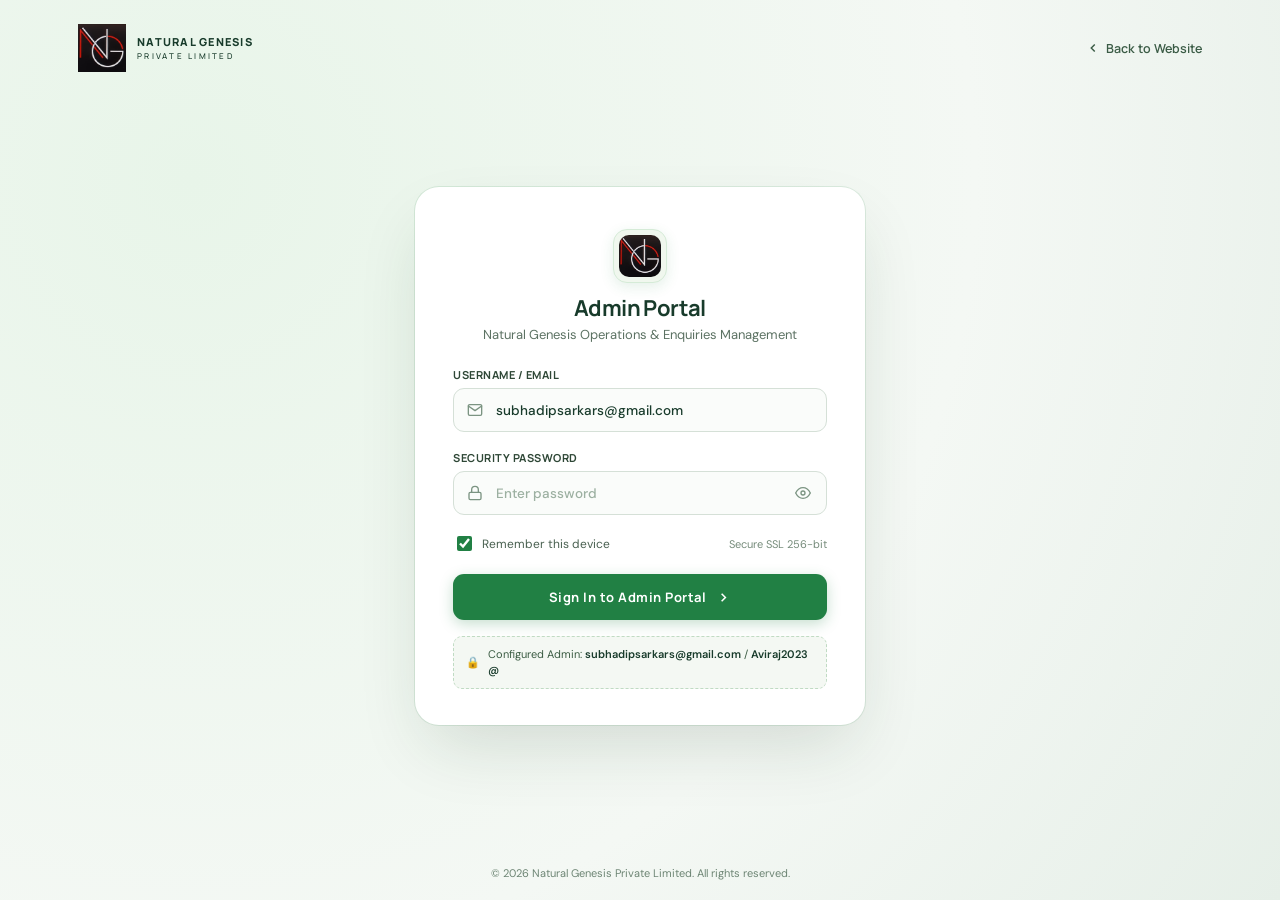
<file: login.html>
<!doctype html>
<html lang="en">
<head>
  <meta charset="utf-8">
  <meta name="viewport" content="width=device-width, initial-scale=1">
  <meta name="description" content="Natural Genesis Private Limited — Admin Portal Sign In">
  <title>Admin Portal Sign In | Natural Genesis</title>
  <link rel="preconnect" href="https://fonts.googleapis.com">
  <link rel="preconnect" href="https://fonts.gstatic.com" crossorigin>
  <link href="https://fonts.googleapis.com/css2?family=DM+Sans:wght@400;500;600;700&family=Manrope:wght@400;500;600;700;800&display=swap" rel="stylesheet">
  <link rel="stylesheet" href="styles.css">
  <style>
    body.login-page-body {
      min-height: 100vh;
      display: flex;
      flex-direction: column;
      background: radial-gradient(circle at 15% 20%, #e8f5e9 0%, #f4f8f4 60%, #e6efe8 100%);
      font-family: 'DM Sans', sans-serif;
      margin: 0;
      position: relative;
    }
    .login-nav-top {
      padding: 24px 6.1%;
      display: flex;
      justify-content: space-between;
      align-items: center;
    }
    .login-container {
      flex: 1;
      display: flex;
      align-items: center;
      justify-content: center;
      padding: 30px 20px 60px;
    }
    .login-card {
      background: #ffffff;
      border-radius: 24px;
      max-width: 450px;
      width: 100%;
      padding: 42px 38px 36px;
      box-shadow: 0 30px 70px -15px rgba(22, 54, 34, 0.16), 0 0 0 1px rgba(33, 128, 68, 0.12);
      box-sizing: border-box;
      position: relative;
    }
    .back-home-link {
      display: inline-flex;
      align-items: center;
      gap: 6px;
      font: 600 12.5px 'Manrope', sans-serif;
      color: #3b5c46;
      text-decoration: none;
      transition: color 0.15s;
    }
    .back-home-link:hover {
      color: #1a743a;
    }
    .login-footer-text {
      text-align: center;
      padding: 20px;
      font-size: 11px;
      color: #6d8574;
    }
    @media (max-width: 480px) {
      .login-card {
        padding: 32px 24px 28px;
        border-radius: 20px;
      }
    }
  </style>
</head>
<body class="login-page-body">

  <nav class="login-nav-top">
    <a class="brand" href="index.html" aria-label="Natural Genesis home">
      <img class="brand-logo" src="natural-genesis-logo.jpeg" alt="Natural Genesis logo">
      <span class="brand-name">NATURAL GENESIS<small>PRIVATE LIMITED</small></span>
    </a>
    <a href="index.html" class="back-home-link">
      <svg width="14" height="14" viewBox="0 0 24 24" fill="none" stroke="currentColor" stroke-width="2.5"><polyline points="15 18 9 12 15 6"></polyline></svg>
      Back to Website
    </a>
  </nav>

  <main class="login-container">
    <div class="login-card">
      <div class="auth-modal-header">
        <div class="auth-brand-badge">
          <img src="natural-genesis-logo.jpeg" alt="Natural Genesis Logo" class="auth-logo-img">
        </div>
        <h2>Admin Portal</h2>
        <p>Natural Genesis Operations &amp; Enquiries Management</p>
      </div>

      <div id="authAlert" class="auth-alert" style="display:none;" role="alert"></div>

      <form id="adminLoginForm" class="auth-form" novalidate>
        <div class="form-group">
          <label for="adminEmail">Username / Email</label>
          <div class="input-wrap">
            <svg class="input-icon" width="16" height="16" viewBox="0 0 24 24" fill="none" stroke="currentColor" stroke-width="2" stroke-linecap="round" stroke-linejoin="round"><path d="M4 4h16c1.1 0 2 .9 2 2v12c0 1.1-.9 2-2 2H4c-1.1 0-2-.9-2-2V6c0-1.1.9-2 2-2z"></path><polyline points="22,6 12,13 2,6"></polyline></svg>
            <input type="email" id="adminEmail" name="email" value="subhadipsarkars@gmail.com" required autocomplete="username">
          </div>
        </div>

        <div class="form-group">
          <label for="adminPassword">Security Password</label>
          <div class="input-wrap">
            <svg class="input-icon" width="16" height="16" viewBox="0 0 24 24" fill="none" stroke="currentColor" stroke-width="2" stroke-linecap="round" stroke-linejoin="round"><rect x="3" y="11" width="18" height="11" rx="2" ry="2"></rect><path d="M7 11V7a5 5 0 0 1 10 0v4"></path></svg>
            <input type="password" id="adminPassword" name="password" placeholder="Enter password" required autocomplete="current-password">
            <button type="button" class="pwd-toggle-btn" id="togglePwdBtn" aria-label="Show password">
              <svg width="16" height="16" viewBox="0 0 24 24" fill="none" stroke="currentColor" stroke-width="2"><path d="M1 12s4-8 11-8 11 8 11 8-4 8-11 8-11-8-11-8z"></path><circle cx="12" cy="12" r="3"></circle></svg>
            </button>
          </div>
        </div>

        <div class="form-aux">
          <label class="remember-label">
            <input type="checkbox" id="rememberAdmin" checked>
            <span>Remember this device</span>
          </label>
          <span class="auth-hint">Secure SSL 256-bit</span>
        </div>

        <button type="submit" class="auth-submit-btn" id="adminSubmitBtn">
          <span>Sign In to Admin Portal</span>
          <svg width="15" height="15" viewBox="0 0 24 24" fill="none" stroke="currentColor" stroke-width="2.5"><polyline points="9 18 15 12 9 6"></polyline></svg>
        </button>

        <div class="auth-cred-tip">
          <span>🔒</span>
          <span>Configured Admin: <strong>subhadipsarkars@gmail.com</strong> / <strong>Aviraj2023@</strong></span>
        </div>
      </form>
    </div>
  </main>

  <footer class="login-footer-text">
    © 2026 Natural Genesis Private Limited. All rights reserved.
  </footer>

  <script src="script.js"></script>
  <script>
    // If already logged in, redirect straight to admin dashboard
    if (window.NGAuth && window.NGAuth.getLoggedInUser()) {
      window.location.href = 'admin.html';
    }
  </script>
</body>
</html>
</file>
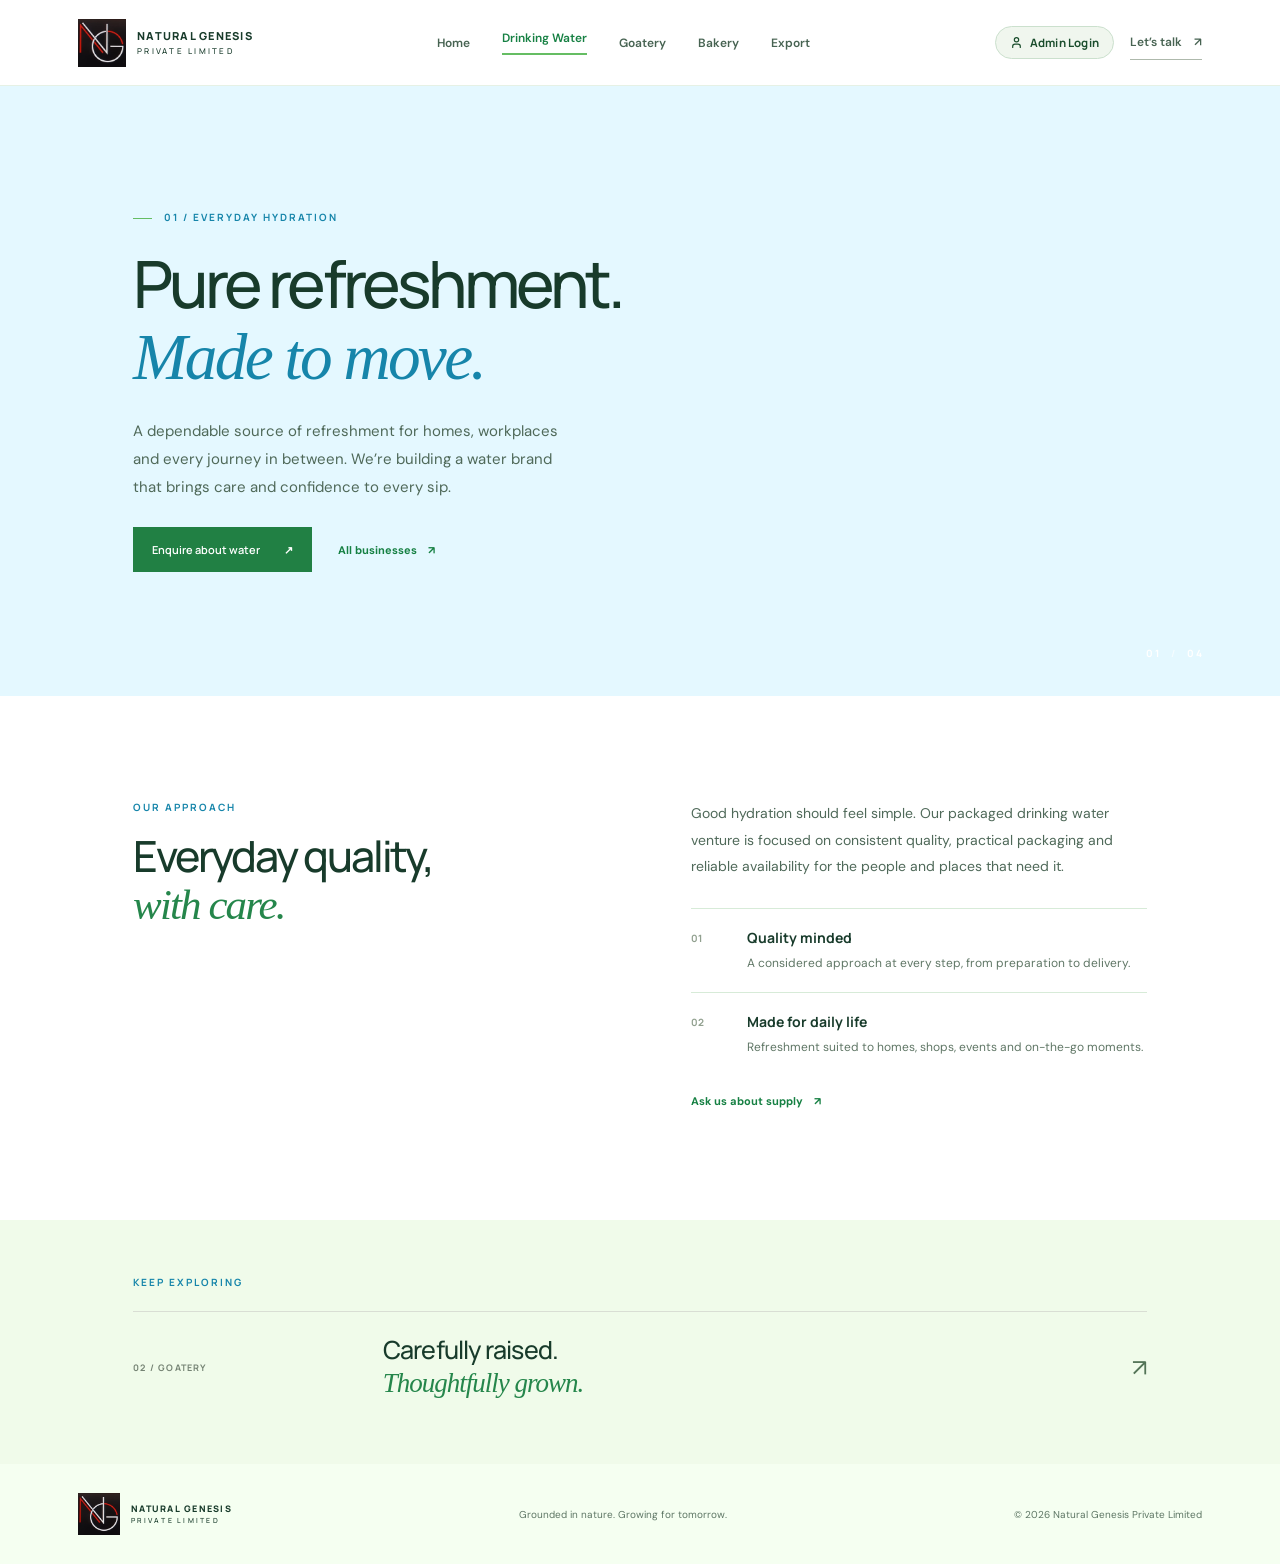
<file: water.html>
<!doctype html><html lang="en"><head><meta charset="utf-8"><meta name="viewport" content="width=device-width, initial-scale=1"><meta name="description" content="Packaged drinking water from Natural Genesis Private Limited."><title>Packaged Drinking Water | Natural Genesis</title><link rel="preconnect" href="https://fonts.googleapis.com"><link rel="preconnect" href="https://fonts.gstatic.com" crossorigin><link href="https://fonts.googleapis.com/css2?family=DM+Sans:wght@400;500;600;700&family=Manrope:wght@400;500;600;700;800&display=swap" rel="stylesheet"><link rel="stylesheet" href="styles.css"></head><body class="water-page">
<header class="site-header"><a class="brand" href="index.html"><img class="brand-logo" src="natural-genesis-logo.jpeg" alt="Natural Genesis logo"><span class="brand-name">NATURAL GENESIS<small>PRIVATE LIMITED</small></span></a><button class="menu-toggle" aria-label="Open navigation" aria-expanded="false">☰</button><nav class="main-nav"><a href="index.html">Home</a><a class="active" href="water.html">Drinking Water</a><a href="goatery.html">Goatery</a><a href="bakery.html">Bakery</a><a href="export.html">Export</a><a href="admin.html" class="nav-admin-link">Admin Portal</a></nav><div class="header-actions"><button type="button" class="header-admin-btn" id="openAdminModalBtn" aria-label="Admin Login"><svg width="13" height="13" viewBox="0 0 24 24" fill="none" stroke="currentColor" stroke-width="2.2" stroke-linecap="round" stroke-linejoin="round"><path d="M19 21v-2a4 4 0 0 0-4-4H9a4 4 0 0 0-4 4v2"></path><circle cx="12" cy="7" r="4"></circle></svg><span>Admin Login</span></button><a class="header-cta" href="mailto:hello@naturalgenesis.in">Let’s talk <span>↗</span></a></div></header>
<main><section class="hero detail-hero"><div class="hero-photo photo-water"></div><div class="hero-content"><p class="eyebrow"><span></span> 01 / EVERYDAY HYDRATION</p><h1>Pure refreshment.<br><em>Made to move.</em></h1><p class="hero-copy">A dependable source of refreshment for homes, workplaces and every journey in between. We’re building a water brand that brings care and confidence to every sip.</p><div class="hero-actions"><a class="button button-dark" href="mailto:hello@naturalgenesis.in">Enquire about water <span>↗</span></a><a class="text-link" href="index.html#businesses">All businesses <span>↗</span></a></div></div><div class="hero-index">01 <span>/</span> 04</div></section><section class="detail-content section-wrap"><div><p class="eyebrow">OUR APPROACH</p><h2>Everyday quality,<br><em>with care.</em></h2></div><div class="detail-copy"><p>Good hydration should feel simple. Our packaged drinking water venture is focused on consistent quality, practical packaging and reliable availability for the people and places that need it.</p><div class="value-row"><span>01</span><div><h3>Quality minded</h3><p>A considered approach at every step, from preparation to delivery.</p></div></div><div class="value-row"><span>02</span><div><h3>Made for daily life</h3><p>Refreshment suited to homes, shops, events and on-the-go moments.</p></div></div><a class="text-link" href="mailto:hello@naturalgenesis.in">Ask us about supply <span>↗</span></a></div></section><section class="next-business"><p class="eyebrow">KEEP EXPLORING</p><a href="goatery.html"><span>02 / GOATERY</span><strong>Carefully raised.<br><em>Thoughtfully grown.</em></strong><span class="next-arrow">↗</span></a></section></main><footer class="site-footer"><a class="brand brand-footer" href="index.html"><img class="brand-logo" src="natural-genesis-logo.jpeg" alt="Natural Genesis logo"><span class="brand-name">NATURAL GENESIS<small>PRIVATE LIMITED</small></span></a><p>Grounded in nature. Growing for tomorrow.</p><span>© 2026 Natural Genesis Private Limited</span></footer>
<!-- Admin Login Modal -->
<div class="auth-modal-overlay" id="authModalOverlay" aria-hidden="true" role="dialog" aria-modal="true" aria-labelledby="authModalTitle">
  <div class="auth-modal-card">
    <button type="button" class="auth-modal-close" id="closeAuthModalBtn" aria-label="Close dialog">&times;</button>
    <div class="auth-modal-header">
      <div class="auth-brand-badge">
        <img src="natural-genesis-logo.jpeg" alt="Natural Genesis Logo" class="auth-logo-img">
      </div>
      <h2 id="authModalTitle">Admin Portal</h2>
      <p>Authorized access for Natural Genesis management</p>
    </div>
    <div id="authAlert" class="auth-alert" style="display:none;" role="alert"></div>
    <form id="adminLoginForm" class="auth-form" novalidate>
      <div class="form-group">
        <label for="adminEmail">Username / Email</label>
        <div class="input-wrap">
          <svg class="input-icon" width="16" height="16" viewBox="0 0 24 24" fill="none" stroke="currentColor" stroke-width="2" stroke-linecap="round" stroke-linejoin="round"><path d="M4 4h16c1.1 0 2 .9 2 2v12c0 1.1-.9 2-2 2H4c-1.1 0-2-.9-2-2V6c0-1.1.9-2 2-2z"></path><polyline points="22,6 12,13 2,6"></polyline></svg>
          <input type="email" id="adminEmail" name="email" value="subhadipsarkars@gmail.com" required autocomplete="username">
        </div>
      </div>
      <div class="form-group">
        <label for="adminPassword">Password</label>
        <div class="input-wrap">
          <svg class="input-icon" width="16" height="16" viewBox="0 0 24 24" fill="none" stroke="currentColor" stroke-width="2" stroke-linecap="round" stroke-linejoin="round"><rect x="3" y="11" width="18" height="11" rx="2" ry="2"></rect><path d="M7 11V7a5 5 0 0 1 10 0v4"></path></svg>
          <input type="password" id="adminPassword" name="password" placeholder="Enter password" required autocomplete="current-password">
          <button type="button" class="pwd-toggle-btn" id="togglePwdBtn" aria-label="Show password">
            <svg width="16" height="16" viewBox="0 0 24 24" fill="none" stroke="currentColor" stroke-width="2"><path d="M1 12s4-8 11-8 11 8 11 8-4 8-11 8-11-8-11-8z"></path><circle cx="12" cy="12" r="3"></circle></svg>
          </button>
        </div>
      </div>
      <div class="form-aux">
        <label class="remember-label">
          <input type="checkbox" id="rememberAdmin" checked>
          <span>Keep me signed in</span>
        </label>
        <span class="auth-hint">Natural Genesis Internal</span>
      </div>
      <button type="submit" class="auth-submit-btn" id="adminSubmitBtn">
        <span>Sign In to Dashboard</span>
        <svg width="15" height="15" viewBox="0 0 24 24" fill="none" stroke="currentColor" stroke-width="2.5"><polyline points="9 18 15 12 9 6"></polyline></svg>
      </button>
      <div class="auth-cred-tip">
        <span>🔒</span>
        <span>Credentials: <strong>subhadipsarkars@gmail.com</strong> / <strong>Aviraj2023@</strong></span>
      </div>
    </form>
  </div>
</div>
<script src="script.js"></script></body></html>
</file>
<file: styles.css>
:root{--ink:#1f3027;--muted:#68756b;--cream:#f5f4ee;--paper:#fbfaf6;--green:#315843;--line:#dfe2d9;--serif:Georgia,'Times New Roman',serif}*{box-sizing:border-box}html{scroll-behavior:smooth}body{margin:0;background:var(--paper);color:var(--ink);font-family:'DM Sans',sans-serif;-webkit-font-smoothing:antialiased}a{color:inherit;text-decoration:none}.site-header{height:86px;padding:0 6.1%;display:flex;align-items:center;justify-content:space-between;background:var(--paper);position:relative;z-index:5;border-bottom:1px solid rgba(31,48,39,.06)}.brand{display:flex;align-items:center;gap:11px}.brand-mark{display:grid;place-items:center;width:39px;height:39px;border-radius:50%;color:white;background:var(--green);font:700 13px Manrope,sans-serif;letter-spacing:-1px}.brand-name{font:800 11px Manrope,sans-serif;letter-spacing:1.25px;line-height:1.25}.brand-name small{display:block;font-size:8px;letter-spacing:2.25px;font-weight:500;margin-top:3px}.main-nav{display:flex;align-items:center;gap:32px}.main-nav a,.header-cta{font-size:12px;font-weight:600;color:#526056;transition:color .2s}.main-nav a:hover,.main-nav .active{color:var(--green)}.main-nav .active:after{content:'';display:block;height:2px;background:#709173;margin-top:7px}.header-cta{border-bottom:1px solid #aeb9ac;padding:9px 0;color:var(--ink)}.header-cta span{padding-left:9px}.menu-toggle{display:none;border:0;background:none;color:var(--ink);font-size:24px}.hero{min-height:610px;position:relative;display:flex;align-items:center;overflow:hidden;background:#e6ebe3}.hero-photo{position:absolute;inset:0 0 0 47%;background-size:cover;background-position:center}.hero-photo:after{content:'';position:absolute;inset:0;background:linear-gradient(90deg,#e6ebe3 0%,rgba(230,235,227,.62) 14%,transparent 50%)}.photo-nature{background-image:url('https://images.unsplash.com/photo-1470252649378-9c29740c9fa8?auto=format&fit=crop&w=1800&q=85');background-position:center 56%}.photo-water{background-image:url('https://images.unsplash.com/photo-1538300342682-cf57afb97285?auto=format&fit=crop&w=1800&q=85');background-position:center}.photo-goat{background-image:url('https://images.unsplash.com/photo-1524024973431-2ad916746881?auto=format&fit=crop&w=1800&q=85');background-position:center}.photo-bread{background-image:url('bread.loaf.jpg');background-position:center}.photo-export{background-image:url('https://images.unsplash.com/photo-1494412519320-aa613dfb7738?auto=format&fit=crop&w=1800&q=85');background-position:center}.hero-content{position:relative;z-index:1;margin-left:10.4%;width:min(560px,47%);padding:70px 0}.eyebrow{font:700 10px Manrope,sans-serif;letter-spacing:2px;color:#527058;margin:0 0 24px}.eyebrow>span{display:inline-block;width:19px;height:1px;background:#527058;vertical-align:middle;margin-right:8px}.hero h1,.section-heading h2,.intro h2,.detail-content h2,.closing-inner h2{font:500 clamp(44px,5.1vw,72px)/1.09 Manrope,sans-serif;letter-spacing:-3.8px;margin:0;color:#26382d}.hero h1 em,.section-heading h2 em,.intro h2 em,.detail-content h2 em,.next-business strong em{font-family:var(--serif);font-weight:400;color:#5e8061;letter-spacing:-2.7px}.hero-copy{font-size:15px;line-height:1.85;color:#56645a;max-width:440px;margin:25px 0 26px}.hero-actions{display:flex;align-items:center;gap:26px}.button{display:inline-flex;align-items:center;gap:24px;padding:15px 19px;font:600 11px Manrope,sans-serif;transition:transform .2s}.button:hover{transform:translateY(-2px)}.button-dark{color:white;background:#2e4c39}.button-light{background:#f3f2e9;color:#253a2e}.text-link{font-size:11px;font-weight:700;color:#34483a}.text-link span{margin-left:8px}.hero-note{display:flex;align-items:center;gap:12px;color:#7a857a;font-size:10px;margin-top:57px}.note-line{width:31px;height:1px;background:#a8b1a5}.hero-index{position:absolute;right:6%;bottom:36px;font:700 10px Manrope,sans-serif;letter-spacing:1.6px;color:#f5f5eb}.hero-index span{opacity:.6;padding:0 7px}.section-wrap{padding-left:10.4%;padding-right:10.4%}.intro{display:grid;grid-template-columns:1fr 1fr;gap:10%;align-items:end;padding-top:106px;padding-bottom:110px}.intro .eyebrow,.detail-content .eyebrow{margin-bottom:19px}.intro h2,.detail-content h2,.section-heading h2{font-size:43px;letter-spacing:-2.2px}.intro h2 em,.detail-content h2 em,.section-heading h2 em{letter-spacing:-1.9px}.intro-copy{font-size:14px;line-height:1.9;color:#667168;margin:0 0 3px;max-width:480px}.business-section{background:#f1f1e9;padding-top:82px;padding-bottom:105px}.section-heading{display:flex;justify-content:space-between;align-items:end;margin-bottom:38px}.section-heading .eyebrow{margin-bottom:17px}.section-heading>p{font-size:12px;color:#7b857c;margin:0 0 5px}.business-grid{display:grid;grid-template-columns:repeat(4,1fr);gap:17px}.business-card{display:block;min-width:0}.card-image{height:230px;background-position:center;background-size:cover;transition:background-size .3s;position:relative;overflow:hidden}.card-image:after{content:'';position:absolute;inset:0;background:linear-gradient(0deg,rgba(22,39,29,.14),transparent 60%)}.image-water{background-image:url('https://images.unsplash.com/photo-1538300342682-cf57afb97285?auto=format&fit=crop&w=700&q=80')}.image-goat{background-image:url('https://images.unsplash.com/photo-1524024973431-2ad916746881?auto=format&fit=crop&w=700&q=80')}.image-bread{background-image:url('bread.loaf.jpg')}.image-export{background-image:url('https://images.unsplash.com/photo-1494412519320-aa613dfb7738?auto=format&fit=crop&w=700&q=80')}.card-meta{display:flex;justify-content:space-between;margin:18px 0 11px;font:700 9px Manrope,sans-serif;letter-spacing:1.15px;color:#708072}.card-meta span:last-child{font-size:14px;color:var(--green)}.business-card h3{font:650 17px Manrope,sans-serif;letter-spacing:-.5px;margin:0 0 8px}.business-card p{font-size:11px;color:#778178;line-height:1.75;margin:0;max-width:225px}.business-card:hover h3{color:#577858}.closing-banner{min-height:355px;display:flex;align-items:center;justify-content:center;text-align:center;background:linear-gradient(120deg,rgba(35,61,45,.93),rgba(47,76,55,.92)),url('https://images.unsplash.com/photo-1470252649378-9c29740c9fa8?auto=format&fit=crop&w=1500&q=80') center/cover;color:white}.closing-inner .eyebrow{color:#c1cfb9;margin-bottom:14px}.closing-inner h2{font-size:42px;line-height:1.18;color:white;letter-spacing:-1.8px;margin-bottom:25px}.site-footer{min-height:100px;padding:25px 6.1%;display:flex;align-items:center;justify-content:space-between;background:#f8f7f1}.brand-footer .brand-mark{width:33px;height:33px;font-size:11px}.brand-footer .brand-name{font-size:9px}.brand-footer .brand-name small{font-size:7px}.site-footer>p,.site-footer>span{font-size:10px;color:#899088}.detail-content{padding-top:104px;padding-bottom:110px;display:grid;grid-template-columns:1fr 1fr;gap:10%}.detail-copy>p{font-size:14px;line-height:1.9;color:#667168;margin:0 0 28px}.value-row{border-top:1px solid var(--line);padding:19px 0;display:grid;grid-template-columns:48px 1fr;gap:8px}.value-row>span{font:700 10px Manrope,sans-serif;color:#91a08f;padding-top:3px}.value-row h3{margin:0 0 6px;font:700 14px Manrope,sans-serif}.value-row p{margin:0;color:#798279;font-size:12px;line-height:1.7}.detail-copy>.text-link{display:inline-block;margin-top:17px}.next-business{background:#f0f1e9;padding:55px 10.4% 63px}.next-business .eyebrow{margin-bottom:22px}.next-business>a{display:grid;grid-template-columns:1fr 3fr auto;align-items:center;border-top:1px solid #d9ded4;padding-top:22px}.next-business>a>span:first-child{font:700 9px Manrope,sans-serif;letter-spacing:1.2px;color:#748273}.next-business strong{font:500 25px/1.3 Manrope,sans-serif;letter-spacing:-.8px}.next-business strong em{font-size:27px;letter-spacing:-1px}.next-arrow{font-size:24px;color:#537457}.water-page .detail-hero{background:#e6eeef}.water-page .detail-hero .hero-photo:after{background:linear-gradient(90deg,#e6eeef 0%,rgba(230,238,239,.58) 14%,transparent 50%)}.water-page .detail-hero{background-color:#e5edee}.water-page .detail-hero:before{content:'';position:absolute;inset:0 53% 0 0;background:#e5edee;z-index:0}.water-page .eyebrow,.water-page .hero-content h1 em{color:#54818a}.goat-page .detail-hero{background:#e8ebe1}.goat-page .detail-hero:before,.bakery-page .detail-hero:before,.export-page .detail-hero:before{content:'';position:absolute;inset:0 53% 0 0;background:inherit;z-index:0}.bakery-page .detail-hero{background:#f0e7dc}.bakery-page .eyebrow,.bakery-page .hero-content h1 em{color:#a2683f}.export-page .detail-hero{background:#e7e8e0}.export-page .eyebrow,.export-page .hero-content h1 em{color:#657858}
@media(max-width:900px){.site-header{padding:0 5%;height:75px}.main-nav{gap:16px}.main-nav a{font-size:10px}.header-cta{font-size:10px}.hero{min-height:570px}.hero-content{margin-left:7%;width:53%}.hero-photo{left:42%}.section-wrap{padding-left:7%;padding-right:7%}.business-grid{grid-template-columns:repeat(2,1fr);row-gap:32px}.card-image{height:260px}.intro,.detail-content{gap:6%}.next-business{padding-left:7%;padding-right:7%}}
@media(max-width:650px){.site-header{height:70px;padding:0 5%}.brand-mark{width:35px;height:35px}.menu-toggle{display:block;order:3}.header-cta{display:none}.main-nav{display:none;position:absolute;top:70px;left:0;right:0;padding:18px 6% 24px;background:var(--paper);border-bottom:1px solid var(--line);flex-direction:column;align-items:flex-start;gap:17px}.main-nav.open{display:flex}.main-nav a{font-size:13px}.main-nav .active:after{margin-top:3px}.hero{min-height:730px;align-items:flex-end}.hero-photo{inset:0 0 42%;background-position:center}.hero-photo:after{background:linear-gradient(0deg,#e6ebe3 0%,rgba(230,235,227,.4) 28%,transparent 74%)}.hero-content{margin:0;padding:0 7% 63px;width:100%}.hero h1{font-size:46px;letter-spacing:-2.6px}.hero-copy{font-size:13px;line-height:1.75;margin:17px 0 20px}.hero-note{margin-top:27px}.hero-index{bottom:23px;right:6%;color:#657366}.detail-hero{min-height:700px}.detail-hero .hero-photo{inset:0 0 46%}.detail-hero .hero-content{padding-bottom:64px}.water-page .detail-hero:before,.goat-page .detail-hero:before,.bakery-page .detail-hero:before,.export-page .detail-hero:before{inset:55% 0 0}.water-page .detail-hero .hero-photo:after,.detail-hero .hero-photo:after{background:linear-gradient(0deg,#e8ebe1 0%,rgba(232,235,225,.35) 32%,transparent 75%)}.water-page .detail-hero .hero-photo:after{background:linear-gradient(0deg,#e5edee 0%,rgba(229,237,238,.35) 32%,transparent 75%)}.bakery-page .detail-hero .hero-photo:after{background:linear-gradient(0deg,#f0e7dc 0%,rgba(240,231,220,.35) 32%,transparent 75%)}.export-page .detail-hero .hero-photo:after{background:linear-gradient(0deg,#e7e8e0 0%,rgba(231,232,224,.35) 32%,transparent 75%)}.hero-actions{gap:18px}.button{padding:14px 15px;gap:13px;font-size:10px}.text-link{font-size:10px}.section-wrap{padding-left:7%;padding-right:7%}.intro,.detail-content{grid-template-columns:1fr;gap:24px;padding-top:70px;padding-bottom:72px}.intro h2,.detail-content h2,.section-heading h2{font-size:37px}.intro-copy,.detail-copy>p{font-size:13px}.business-section{padding-top:65px;padding-bottom:72px}.section-heading{display:block;margin-bottom:27px}.section-heading>p{margin-top:12px}.business-grid{gap:27px 13px}.card-image{height:180px}.card-meta{font-size:8px;margin-top:13px}.business-card h3{font-size:14px}.business-card p{font-size:10px}.closing-banner{min-height:310px}.closing-inner h2{font-size:36px}.site-footer{padding:22px 5%;display:grid;grid-template-columns:1fr auto;gap:13px}.site-footer>p{grid-column:1/-1;grid-row:2;margin:0}.site-footer>span{font-size:9px;text-align:right}.next-business{padding:43px 7% 50px}.next-business>a{grid-template-columns:1fr auto;gap:11px}.next-business>a>span:first-child{grid-column:1/-1}.next-business strong{font-size:21px}.next-business strong em{font-size:23px}}

/* Bright mode: airy surfaces, fresh greens and a sunny accent across every page. */
:root{--ink:#183b2b;--muted:#597060;--cream:#f4ffe9;--paper:#ffffff;--green:#248346;--line:#d7ebd8}
body,.site-header{background:#fff}
.site-header{border-bottom-color:#e6f1e5}
.brand-mark,.button-dark{background:#218044}
.main-nav a,.header-cta{color:#476352}
.main-nav a:hover,.main-nav .active,.text-link{color:#168043}
.main-nav .active:after,.eyebrow>span{background:#65bd63}
.hero{background:#e6f8e4}
.hero-photo:after{background:linear-gradient(90deg,#e6f8e4 0%,rgba(230,248,228,.52) 16%,transparent 52%)}
.hero h1,.section-heading h2,.intro h2,.detail-content h2{color:#183b2b}
.hero h1 em,.section-heading h2 em,.intro h2 em,.detail-content h2 em,.next-business strong em{color:#25864b}
.hero-copy,.intro-copy,.detail-copy>p{color:#4f6959}
.eyebrow{color:#218044}
.hero-note{color:#587562}
.hero-index{color:#fff}
.business-section,.next-business{background:#f0fbea}
.section-heading>p,.business-card p,.value-row p{color:#607766}
.business-card:hover h3{color:#168043}
.card-meta{color:#52755d}
.closing-banner{background:#dff5b6;color:#183b2b}
.closing-inner .eyebrow{color:#287c3e}
.closing-inner h2{color:#183b2b}
.button-light{background:#258346;color:#fff}
.site-footer{background:#f5fff1}
.site-footer>p,.site-footer>span{color:#5d7664}
.water-page .detail-hero,.water-page .detail-hero:before{background:#e4f8ff}
.water-page .detail-hero .hero-photo:after{background:linear-gradient(90deg,#e4f8ff 0%,rgba(228,248,255,.5) 16%,transparent 52%)}
.water-page .eyebrow,.water-page .hero-content h1 em{color:#1685aa}
.goat-page .detail-hero,.goat-page .detail-hero:before{background:#e9f8d9}
.goat-page .detail-hero .hero-photo:after{background:linear-gradient(90deg,#e9f8d9 0%,rgba(233,248,217,.5) 16%,transparent 52%)}
.goat-page .eyebrow,.goat-page .hero-content h1 em{color:#488322}
.bakery-page .detail-hero,.bakery-page .detail-hero:before{background:#fff0d9}
.bakery-page .detail-hero .hero-photo:after{background:linear-gradient(90deg,#fff0d9 0%,rgba(255,240,217,.52) 16%,transparent 52%)}
.bakery-page .eyebrow,.bakery-page .hero-content h1 em{color:#bb6a23}
.export-page .detail-hero,.export-page .detail-hero:before{background:#e5f1ff}
.export-page .detail-hero .hero-photo:after{background:linear-gradient(90deg,#e5f1ff 0%,rgba(229,241,255,.52) 16%,transparent 52%)}
.export-page .eyebrow,.export-page .hero-content h1 em{color:#386fb0}
@media(max-width:650px){
  .hero-photo:after{background:linear-gradient(0deg,#e6f8e4 0%,rgba(230,248,228,.36) 30%,transparent 75%)}
  .water-page .detail-hero .hero-photo:after{background:linear-gradient(0deg,#e4f8ff 0%,rgba(228,248,255,.36) 32%,transparent 75%)}
  .goat-page .detail-hero .hero-photo:after{background:linear-gradient(0deg,#e9f8d9 0%,rgba(233,248,217,.36) 32%,transparent 75%)}
  .bakery-page .detail-hero .hero-photo:after{background:linear-gradient(0deg,#fff0d9 0%,rgba(255,240,217,.36) 32%,transparent 75%)}
  .export-page .detail-hero .hero-photo:after{background:linear-gradient(0deg,#e5f1ff 0%,rgba(229,241,255,.36) 32%,transparent 75%)}
}

.brand-logo{display:block;width:48px;height:48px;object-fit:cover;flex:none}.brand-footer .brand-logo{width:42px;height:42px}@media(max-width:650px){.brand-logo{width:42px;height:42px}}

/* ========================================================
   ADMIN LOGIN & AUTH MODAL STYLES
   ======================================================== */
.header-actions {
  display: flex;
  align-items: center;
  gap: 16px;
}
.header-admin-btn {
  display: inline-flex;
  align-items: center;
  gap: 7px;
  background: #f0f6ee;
  border: 1px solid #cbe0cd;
  color: #1a4d2c;
  font: 700 11.5px 'Manrope', sans-serif;
  padding: 8px 14px;
  border-radius: 999px;
  cursor: pointer;
  transition: all 0.2s ease;
  letter-spacing: 0.2px;
  text-decoration: none;
}
.header-admin-btn:hover {
  background: #218044;
  color: #ffffff;
  border-color: #218044;
  transform: translateY(-1px);
  box-shadow: 0 4px 12px rgba(33, 128, 68, 0.22);
}
.header-admin-btn svg {
  transition: stroke 0.2s ease;
}
.header-admin-btn:hover svg {
  stroke: #ffffff;
}
.header-admin-btn.is-logged-in {
  background: #218044;
  color: #ffffff;
  border-color: #218044;
}
.header-admin-btn.is-logged-in svg {
  stroke: #ffffff;
}
.nav-admin-link {
  display: none;
}
@media (max-width: 650px) {
  .header-actions {
    display: none;
  }
  .nav-admin-link {
    display: block !important;
    padding-top: 10px;
    margin-top: 4px;
    border-top: 1px solid var(--line, #d7ebd8);
    width: 100%;
    color: var(--green, #218044) !important;
    font-weight: 700 !important;
  }
}

/* Modal Overlay & Dialog */
.auth-modal-overlay {
  position: fixed;
  inset: 0;
  background: rgba(15, 29, 21, 0.65);
  backdrop-filter: blur(8px);
  -webkit-backdrop-filter: blur(8px);
  z-index: 10000;
  display: flex;
  align-items: center;
  justify-content: center;
  padding: 20px;
  opacity: 0;
  visibility: hidden;
  transition: opacity 0.25s ease, visibility 0.25s ease;
}
.auth-modal-overlay.open {
  opacity: 1;
  visibility: visible;
}
.auth-modal-card {
  position: relative;
  background: #ffffff;
  width: 100%;
  max-width: 440px;
  border-radius: 20px;
  padding: 36px 32px 30px;
  box-shadow: 0 25px 60px -15px rgba(15, 30, 20, 0.28), 0 0 0 1px rgba(33, 128, 68, 0.12);
  transform: translateY(20px) scale(0.97);
  transition: transform 0.25s cubic-bezier(0.16, 1, 0.3, 1);
  box-sizing: border-box;
}
.auth-modal-overlay.open .auth-modal-card {
  transform: translateY(0) scale(1);
}
.auth-modal-close {
  position: absolute;
  top: 16px;
  right: 16px;
  width: 32px;
  height: 32px;
  border-radius: 50%;
  border: 1px solid #e1e9e2;
  background: #f7faf7;
  color: #4a5c4f;
  font-size: 20px;
  line-height: 1;
  display: flex;
  align-items: center;
  justify-content: center;
  cursor: pointer;
  transition: all 0.15s ease;
}
.auth-modal-close:hover {
  background: #e9f3ea;
  color: #183b2b;
  transform: rotate(90deg);
}
.auth-modal-header {
  text-align: center;
  margin-bottom: 22px;
}
.auth-brand-badge {
  display: inline-flex;
  align-items: center;
  justify-content: center;
  width: 54px;
  height: 54px;
  border-radius: 14px;
  background: #f0f7ee;
  border: 1px solid #d5ebd7;
  margin-bottom: 12px;
  overflow: hidden;
  box-shadow: 0 4px 14px rgba(33, 128, 68, 0.12);
}
.auth-logo-img {
  width: 42px;
  height: 42px;
  object-fit: cover;
  border-radius: 10px;
}
.auth-modal-header h2 {
  font: 700 22px/1.2 'Manrope', sans-serif;
  color: #183b2b;
  letter-spacing: -0.6px;
  margin: 0 0 5px;
}
.auth-modal-header p {
  font-size: 13px;
  color: #5c7263;
  margin: 0;
  line-height: 1.45;
}
.auth-alert {
  padding: 12px 14px;
  border-radius: 10px;
  font-size: 12.5px;
  line-height: 1.4;
  margin-bottom: 18px;
  display: flex;
  align-items: center;
  gap: 10px;
  animation: modalShake 0.4s ease;
}
@keyframes modalShake {
  0%, 100% { transform: translateX(0); }
  20%, 60% { transform: translateX(-6px); }
  40%, 80% { transform: translateX(6px); }
}
.auth-alert.error {
  background: #fdf2f2;
  border: 1px solid #f8b4b4;
  color: #b91c1c;
}
.auth-alert.success {
  background: #f0fdf4;
  border: 1px solid #bbf7d0;
  color: #15803d;
}
.form-group {
  margin-bottom: 18px;
  text-align: left;
}
.form-group label {
  display: block;
  font: 700 11px 'Manrope', sans-serif;
  letter-spacing: 0.5px;
  color: #2e4736;
  margin-bottom: 6px;
  text-transform: uppercase;
}
.input-wrap {
  position: relative;
  display: flex;
  align-items: center;
}
.input-wrap .input-icon {
  position: absolute;
  left: 14px;
  color: #7b9482;
  pointer-events: none;
}
.input-wrap input {
  width: 100%;
  height: 44px;
  padding: 0 42px 0 42px;
  border: 1.5px solid #d5e0d7;
  border-radius: 11px;
  font: 500 13.5px 'DM Sans', sans-serif;
  color: #183b2b;
  background: #fafcfa;
  transition: all 0.2s ease;
  outline: none;
  box-sizing: border-box;
}
.input-wrap input:focus {
  border-color: #218044;
  background: #ffffff;
  box-shadow: 0 0 0 3px rgba(33, 128, 68, 0.15);
}
.input-wrap input::placeholder {
  color: #9cb0a1;
}
.pwd-toggle-btn {
  position: absolute;
  right: 10px;
  background: none;
  border: none;
  padding: 6px;
  cursor: pointer;
  color: #7b9482;
  display: flex;
  align-items: center;
  justify-content: center;
  border-radius: 6px;
  transition: color 0.15s;
}
.pwd-toggle-btn:hover {
  color: #183b2b;
}
.form-aux {
  display: flex;
  align-items: center;
  justify-content: space-between;
  margin-bottom: 20px;
  font-size: 12px;
}
.remember-label {
  display: flex;
  align-items: center;
  gap: 7px;
  color: #4a6151;
  cursor: pointer;
  user-select: none;
}
.remember-label input[type="checkbox"] {
  width: 15px;
  height: 15px;
  accent-color: #218044;
  cursor: pointer;
}
.auth-hint {
  color: #758b7a;
  font-size: 11px;
}
.auth-submit-btn {
  width: 100%;
  height: 46px;
  border: none;
  border-radius: 11px;
  background: #218044;
  color: #ffffff;
  font: 700 13px 'Manrope', sans-serif;
  letter-spacing: 0.5px;
  display: flex;
  align-items: center;
  justify-content: center;
  gap: 10px;
  cursor: pointer;
  transition: all 0.2s ease;
  box-shadow: 0 4px 14px rgba(33, 128, 68, 0.25);
}
.auth-submit-btn:hover {
  background: #196b37;
  transform: translateY(-1px);
  box-shadow: 0 6px 18px rgba(33, 128, 68, 0.35);
}
.auth-submit-btn:active {
  transform: translateY(0);
}
.auth-cred-tip {
  margin-top: 16px;
  padding: 10px 12px;
  background: #f4f8f3;
  border: 1px dashed #c0dbc3;
  border-radius: 9px;
  font-size: 11px;
  color: #3b5c43;
  display: flex;
  align-items: center;
  gap: 8px;
  line-height: 1.4;
}
.auth-cred-tip strong {
  color: #183b2b;
  font-weight: 600;
  word-break: break-all;
}
</file>
<file: admin.css>
/* ========================================================
   NATURAL GENESIS - ADMIN DASHBOARD STYLES
   ======================================================== */
:root {
  --admin-bg: #f5f7f4;
  --admin-surface: #ffffff;
  --admin-border: #e2ebe3;
  --admin-ink: #162a1e;
  --admin-muted: #566c5e;
  --admin-green: #218044;
  --admin-green-dark: #165e31;
  --admin-green-light: #e6f6ea;
  --admin-accent: #2d9d59;
  --admin-danger: #d93838;
  --admin-warning: #d9822b;
  --admin-shadow-sm: 0 2px 6px rgba(22, 42, 30, 0.04);
  --admin-shadow-md: 0 6px 18px rgba(22, 42, 30, 0.06);
  --admin-shadow-lg: 0 16px 36px rgba(22, 42, 30, 0.09);
  --admin-radius: 14px;
}

body.admin-body {
  margin: 0;
  padding: 0;
  background: var(--admin-bg);
  color: var(--admin-ink);
  font-family: 'DM Sans', -apple-system, BlinkMacSystemFont, sans-serif;
  -webkit-font-smoothing: antialiased;
  min-height: 100vh;
  display: flex;
  flex-direction: column;
}

/* Admin Top Bar */
.admin-navbar {
  background: #ffffff;
  border-bottom: 1px solid var(--admin-border);
  position: sticky;
  top: 0;
  z-index: 100;
  box-shadow: 0 2px 10px rgba(0,0,0,0.02);
}
.admin-navbar-inner {
  max-width: 1360px;
  margin: 0 auto;
  padding: 0 24px;
  height: 72px;
  display: flex;
  align-items: center;
  justify-content: space-between;
  gap: 20px;
}
.admin-brand-group {
  display: flex;
  align-items: center;
  gap: 16px;
}
.admin-brand-group .brand {
  display: flex;
  align-items: center;
  gap: 10px;
  text-decoration: none;
}
.admin-brand-badge {
  background: #eef7ee;
  color: #1a6e38;
  font: 700 11px 'Manrope', sans-serif;
  letter-spacing: 0.5px;
  padding: 4px 9px;
  border-radius: 6px;
  border: 1px solid #d4ebd6;
  text-transform: uppercase;
}

.admin-nav-actions {
  display: flex;
  align-items: center;
  gap: 16px;
}
.nav-link-btn {
  display: inline-flex;
  align-items: center;
  gap: 6px;
  font: 600 12px 'Manrope', sans-serif;
  color: var(--admin-muted);
  text-decoration: none;
  padding: 8px 14px;
  border-radius: 8px;
  transition: all 0.2s ease;
}
.nav-link-btn:hover {
  background: #edf4ee;
  color: var(--admin-ink);
}

.admin-user-pill {
  display: flex;
  align-items: center;
  gap: 10px;
  padding: 5px 12px 5px 6px;
  background: #f7faf7;
  border: 1px solid #d8e5d9;
  border-radius: 999px;
}
.user-avatar {
  width: 32px;
  height: 32px;
  border-radius: 50%;
  background: linear-gradient(135deg, #218044, #12542a);
  color: white;
  display: grid;
  place-items: center;
  font: 700 12px 'Manrope', sans-serif;
  letter-spacing: 0.5px;
}
.user-info {
  display: flex;
  flex-direction: column;
}
.user-email {
  font: 700 12px 'Manrope', sans-serif;
  color: var(--admin-ink);
  line-height: 1.2;
}
.user-role {
  font-size: 10px;
  color: var(--admin-muted);
  display: flex;
  align-items: center;
  gap: 4px;
}
.online-dot {
  width: 6px;
  height: 6px;
  background: #22c55e;
  border-radius: 50%;
  display: inline-block;
  box-shadow: 0 0 6px #22c55e;
}
.logout-btn {
  background: #fff1f1;
  border: 1px solid #f9d5d5;
  color: var(--admin-danger);
  font: 600 12px 'Manrope', sans-serif;
  padding: 8px 14px;
  border-radius: 8px;
  cursor: pointer;
  display: inline-flex;
  align-items: center;
  gap: 6px;
  transition: all 0.2s ease;
}
.logout-btn:hover {
  background: var(--admin-danger);
  color: #ffffff;
  border-color: var(--admin-danger);
}

/* Main Container */
.admin-container {
  max-width: 1360px;
  margin: 0 auto;
  padding: 32px 24px 60px;
  width: 100%;
  box-sizing: border-box;
  flex: 1;
}

/* Page Header */
.dashboard-header {
  display: flex;
  justify-content: space-between;
  align-items: flex-end;
  margin-bottom: 28px;
  flex-wrap: wrap;
  gap: 20px;
}
.dashboard-title-group h1 {
  font: 700 28px/1.2 'Manrope', sans-serif;
  color: var(--admin-ink);
  margin: 0 0 6px;
  letter-spacing: -0.5px;
}
.dashboard-title-group p {
  margin: 0;
  font-size: 14px;
  color: var(--admin-muted);
}
.dashboard-actions {
  display: flex;
  gap: 12px;
}
.action-btn {
  display: inline-flex;
  align-items: center;
  gap: 8px;
  padding: 10px 18px;
  border-radius: 10px;
  font: 600 12.5px 'Manrope', sans-serif;
  cursor: pointer;
  transition: all 0.2s ease;
  border: none;
}
.action-btn-secondary {
  background: #ffffff;
  border: 1px solid var(--admin-border);
  color: var(--admin-ink);
}
.action-btn-secondary:hover {
  background: #f4f8f4;
  border-color: #bcd4bf;
}
.action-btn-primary {
  background: var(--admin-green);
  color: #ffffff;
  box-shadow: 0 4px 12px rgba(33, 128, 68, 0.2);
}
.action-btn-primary:hover {
  background: var(--admin-green-dark);
  transform: translateY(-1px);
}

/* KPI Overview Grid */
.kpi-grid {
  display: grid;
  grid-template-columns: repeat(4, 1fr);
  gap: 18px;
  margin-bottom: 32px;
}
.kpi-card {
  background: var(--admin-surface);
  border: 1px solid var(--admin-border);
  border-radius: var(--admin-radius);
  padding: 22px;
  box-shadow: var(--admin-shadow-sm);
  transition: transform 0.2s ease, box-shadow 0.2s ease;
  position: relative;
  overflow: hidden;
}
.kpi-card:hover {
  transform: translateY(-2px);
  box-shadow: var(--admin-shadow-md);
}
.kpi-card::before {
  content: '';
  position: absolute;
  top: 0;
  left: 0;
  right: 0;
  height: 3px;
  background: var(--card-accent, var(--admin-green));
}
.kpi-water { --card-accent: #0284c7; }
.kpi-goat { --card-accent: #16a34a; }
.kpi-bakery { --card-accent: #d97706; }
.kpi-export { --card-accent: #4f46e5; }

.kpi-header {
  display: flex;
  justify-content: space-between;
  align-items: center;
  margin-bottom: 12px;
}
.kpi-label {
  font: 700 11px 'Manrope', sans-serif;
  letter-spacing: 0.8px;
  text-transform: uppercase;
  color: var(--admin-muted);
}
.kpi-icon-wrap {
  width: 36px;
  height: 36px;
  border-radius: 9px;
  display: grid;
  place-items: center;
  background: #f1f7f2;
  color: var(--card-accent, var(--admin-green));
}
.kpi-value {
  font: 700 28px/1.1 'Manrope', sans-serif;
  color: var(--admin-ink);
  letter-spacing: -0.5px;
  margin-bottom: 6px;
}
.kpi-subtext {
  font-size: 12px;
  color: var(--admin-muted);
  display: flex;
  align-items: center;
  gap: 6px;
}
.badge-trend-up {
  color: #15803d;
  font-weight: 600;
  background: #dcfce7;
  padding: 2px 6px;
  border-radius: 4px;
  font-size: 11px;
}

/* Tabs Navigation */
.admin-tabs-nav {
  display: flex;
  gap: 8px;
  border-bottom: 1px solid var(--admin-border);
  margin-bottom: 24px;
}
.tab-btn {
  background: none;
  border: none;
  padding: 12px 18px;
  font: 600 13px 'Manrope', sans-serif;
  color: var(--admin-muted);
  cursor: pointer;
  position: relative;
  display: inline-flex;
  align-items: center;
  gap: 8px;
  transition: color 0.2s ease;
}
.tab-btn:hover {
  color: var(--admin-ink);
}
.tab-btn.active {
  color: var(--admin-green);
  font-weight: 700;
}
.tab-btn.active::after {
  content: '';
  position: absolute;
  bottom: -1px;
  left: 0;
  right: 0;
  height: 2px;
  background: var(--admin-green);
}
.tab-count {
  background: #eef5ef;
  color: var(--admin-green);
  font-size: 11px;
  font-weight: 700;
  padding: 2px 7px;
  border-radius: 999px;
}
.tab-btn.active .tab-count {
  background: var(--admin-green);
  color: #ffffff;
}

/* Tab Panels */
.tab-pane {
  display: none;
}
.tab-pane.active {
  display: block;
  animation: fadeIn 0.25s ease;
}
@keyframes fadeIn {
  from { opacity: 0; transform: translateY(6px); }
  to { opacity: 1; transform: translateY(0); }
}

/* Card Container */
.content-card {
  background: var(--admin-surface);
  border: 1px solid var(--admin-border);
  border-radius: var(--admin-radius);
  box-shadow: var(--admin-shadow-sm);
  padding: 24px;
  margin-bottom: 24px;
}

/* Filters & Table Bar */
.table-filter-bar {
  display: flex;
  justify-content: space-between;
  align-items: center;
  margin-bottom: 20px;
  gap: 16px;
  flex-wrap: wrap;
}
.filter-pills {
  display: flex;
  gap: 8px;
  flex-wrap: wrap;
}
.filter-pill {
  background: #f4f7f4;
  border: 1px solid #dce6dd;
  color: var(--admin-muted);
  padding: 6px 14px;
  border-radius: 999px;
  font: 600 12px 'Manrope', sans-serif;
  cursor: pointer;
  transition: all 0.15s ease;
}
.filter-pill:hover {
  background: #e9f0ea;
  color: var(--admin-ink);
}
.filter-pill.active {
  background: var(--admin-green);
  color: #ffffff;
  border-color: var(--admin-green);
}

.table-search-box {
  position: relative;
  min-width: 260px;
}
.table-search-box input {
  width: 100%;
  height: 38px;
  padding: 0 14px 0 36px;
  border: 1.5px solid var(--admin-border);
  border-radius: 999px;
  font-size: 13px;
  outline: none;
  background: #fafcfa;
  box-sizing: border-box;
}
.table-search-box input:focus {
  border-color: var(--admin-green);
  background: #ffffff;
}
.table-search-box svg {
  position: absolute;
  left: 12px;
  top: 11px;
  color: var(--admin-muted);
  pointer-events: none;
}

/* Table */
.data-table-wrap {
  overflow-x: auto;
  border: 1px solid var(--admin-border);
  border-radius: 10px;
}
.data-table {
  width: 100%;
  border-collapse: collapse;
  text-align: left;
  font-size: 13px;
}
.data-table th {
  background: #f7faf7;
  color: var(--admin-muted);
  font: 700 11px 'Manrope', sans-serif;
  letter-spacing: 0.5px;
  text-transform: uppercase;
  padding: 14px 16px;
  border-bottom: 1px solid var(--admin-border);
  white-space: nowrap;
}
.data-table td {
  padding: 15px 16px;
  border-bottom: 1px solid #edf2ed;
  color: var(--admin-ink);
  vertical-align: middle;
}
.data-table tbody tr:last-child td {
  border-bottom: none;
}
.data-table tbody tr:hover {
  background: #fbfdfb;
}

.sender-name {
  font-weight: 600;
  color: var(--admin-ink);
  display: block;
}
.sender-meta {
  font-size: 11px;
  color: var(--admin-muted);
}
.division-tag {
  display: inline-block;
  padding: 3px 9px;
  border-radius: 6px;
  font: 600 11px 'Manrope', sans-serif;
  letter-spacing: 0.3px;
}
.tag-water { background: #e0f2fe; color: #0369a1; }
.tag-goat { background: #dcfce7; color: #15803d; }
.tag-bakery { background: #fef3c7; color: #b45309; }
.tag-export { background: #ede9fe; color: #6d28d9; }

.status-badge {
  display: inline-flex;
  align-items: center;
  gap: 5px;
  padding: 4px 10px;
  border-radius: 999px;
  font: 600 11px 'Manrope', sans-serif;
}
.status-new { background: #fee2e2; color: #b91c1c; }
.status-progress { background: #fef9c3; color: #854d0e; }
.status-resolved { background: #dcfce7; color: #166534; }

.table-action-btn {
  background: #f0f6f1;
  border: 1px solid #d4e5d6;
  color: var(--admin-green);
  font: 600 11.5px 'Manrope', sans-serif;
  padding: 5px 11px;
  border-radius: 6px;
  cursor: pointer;
  transition: all 0.15s ease;
}
.table-action-btn:hover {
  background: var(--admin-green);
  color: #ffffff;
  border-color: var(--admin-green);
}

/* Division Operations Grid */
.divisions-grid {
  display: grid;
  grid-template-columns: repeat(2, 1fr);
  gap: 20px;
}
.division-card {
  background: #ffffff;
  border: 1px solid var(--admin-border);
  border-radius: var(--admin-radius);
  padding: 24px;
  box-shadow: var(--admin-shadow-sm);
}
.division-card-header {
  display: flex;
  align-items: center;
  justify-content: space-between;
  margin-bottom: 16px;
  padding-bottom: 14px;
  border-bottom: 1px solid #edf2ed;
}
.div-title-group h3 {
  margin: 0 0 4px;
  font: 700 17px 'Manrope', sans-serif;
  color: var(--admin-ink);
}
.div-title-group span {
  font-size: 12px;
  color: var(--admin-muted);
}
.div-metric-list {
  display: flex;
  flex-direction: column;
  gap: 12px;
}
.div-metric-item {
  display: flex;
  justify-content: space-between;
  align-items: center;
  font-size: 13px;
  padding: 8px 12px;
  background: #f9fbf9;
  border-radius: 8px;
}
.div-metric-item span:first-child {
  color: var(--admin-muted);
}
.div-metric-item strong {
  color: var(--admin-ink);
  font-weight: 600;
}

/* Account Profile Card */
.account-card {
  max-width: 680px;
}
.profile-row {
  display: flex;
  align-items: center;
  gap: 20px;
  margin-bottom: 24px;
  padding-bottom: 20px;
  border-bottom: 1px solid #edf2ed;
}
.big-avatar {
  width: 64px;
  height: 64px;
  border-radius: 50%;
  background: linear-gradient(135deg, #218044, #12542a);
  color: #ffffff;
  font: 700 22px 'Manrope', sans-serif;
  display: grid;
  place-items: center;
  box-shadow: 0 4px 14px rgba(33, 128, 68, 0.2);
}
.profile-meta h3 {
  margin: 0 0 4px;
  font: 700 18px 'Manrope', sans-serif;
  color: var(--admin-ink);
}
.profile-meta p {
  margin: 0;
  font-size: 13px;
  color: var(--admin-muted);
}
.credential-info-box {
  background: #f4f8f4;
  border: 1px solid #d6e8d8;
  border-radius: 12px;
  padding: 18px;
  margin-bottom: 20px;
}
.cred-row {
  display: flex;
  justify-content: space-between;
  align-items: center;
  padding: 8px 0;
  border-bottom: 1px dashed #d1e2d3;
  font-size: 13px;
}
.cred-row:last-child {
  border-bottom: none;
}
.cred-label {
  color: var(--admin-muted);
  font-weight: 500;
}
.cred-val {
  font-family: monospace;
  font-weight: 700;
  color: var(--admin-ink);
  background: #ffffff;
  padding: 3px 8px;
  border-radius: 6px;
  border: 1px solid #dbe6dc;
}

/* Detail Modal */
.modal-overlay {
  position: fixed;
  inset: 0;
  background: rgba(16, 32, 22, 0.6);
  backdrop-filter: blur(4px);
  z-index: 1000;
  display: flex;
  align-items: center;
  justify-content: center;
  padding: 20px;
  opacity: 0;
  visibility: hidden;
  transition: all 0.2s ease;
}
.modal-overlay.open {
  opacity: 1;
  visibility: visible;
}
.modal-card {
  background: #ffffff;
  border-radius: 16px;
  max-width: 580px;
  width: 100%;
  padding: 28px;
  box-shadow: 0 20px 50px rgba(0,0,0,0.2);
  position: relative;
  max-height: 90vh;
  overflow-y: auto;
}
.modal-close-btn {
  position: absolute;
  top: 18px;
  right: 18px;
  background: #f4f7f4;
  border: 1px solid #d8e5d9;
  width: 32px;
  height: 32px;
  border-radius: 50%;
  display: grid;
  place-items: center;
  cursor: pointer;
  font-size: 18px;
  color: var(--admin-muted);
}
.modal-close-btn:hover {
  background: #e5efe6;
  color: var(--admin-ink);
}

/* Toast Notification */
.admin-toast {
  position: fixed;
  bottom: 24px;
  right: 24px;
  background: #183b2b;
  color: #ffffff;
  padding: 12px 20px;
  border-radius: 10px;
  font: 600 13px 'Manrope', sans-serif;
  box-shadow: 0 10px 30px rgba(0,0,0,0.25);
  display: flex;
  align-items: center;
  gap: 10px;
  z-index: 99999;
  transform: translateY(100px);
  opacity: 0;
  transition: all 0.3s cubic-bezier(0.16, 1, 0.3, 1);
}
.admin-toast.show {
  transform: translateY(0);
  opacity: 1;
}

/* Responsive Media Queries */
@media (max-width: 1024px) {
  .kpi-grid {
    grid-template-columns: repeat(2, 1fr);
  }
  .divisions-grid {
    grid-template-columns: 1fr;
  }
}
@media (max-width: 768px) {
  .admin-navbar-inner {
    padding: 0 16px;
    height: 64px;
  }
  .admin-container {
    padding: 20px 16px;
  }
  .dashboard-header {
    flex-direction: column;
    align-items: flex-start;
  }
  .kpi-grid {
    grid-template-columns: 1fr;
  }
  .admin-user-pill .user-role {
    display: none;
  }
  .table-filter-bar {
    flex-direction: column;
    align-items: stretch;
  }
  .table-search-box {
    width: 100%;
  }
}
</file>
